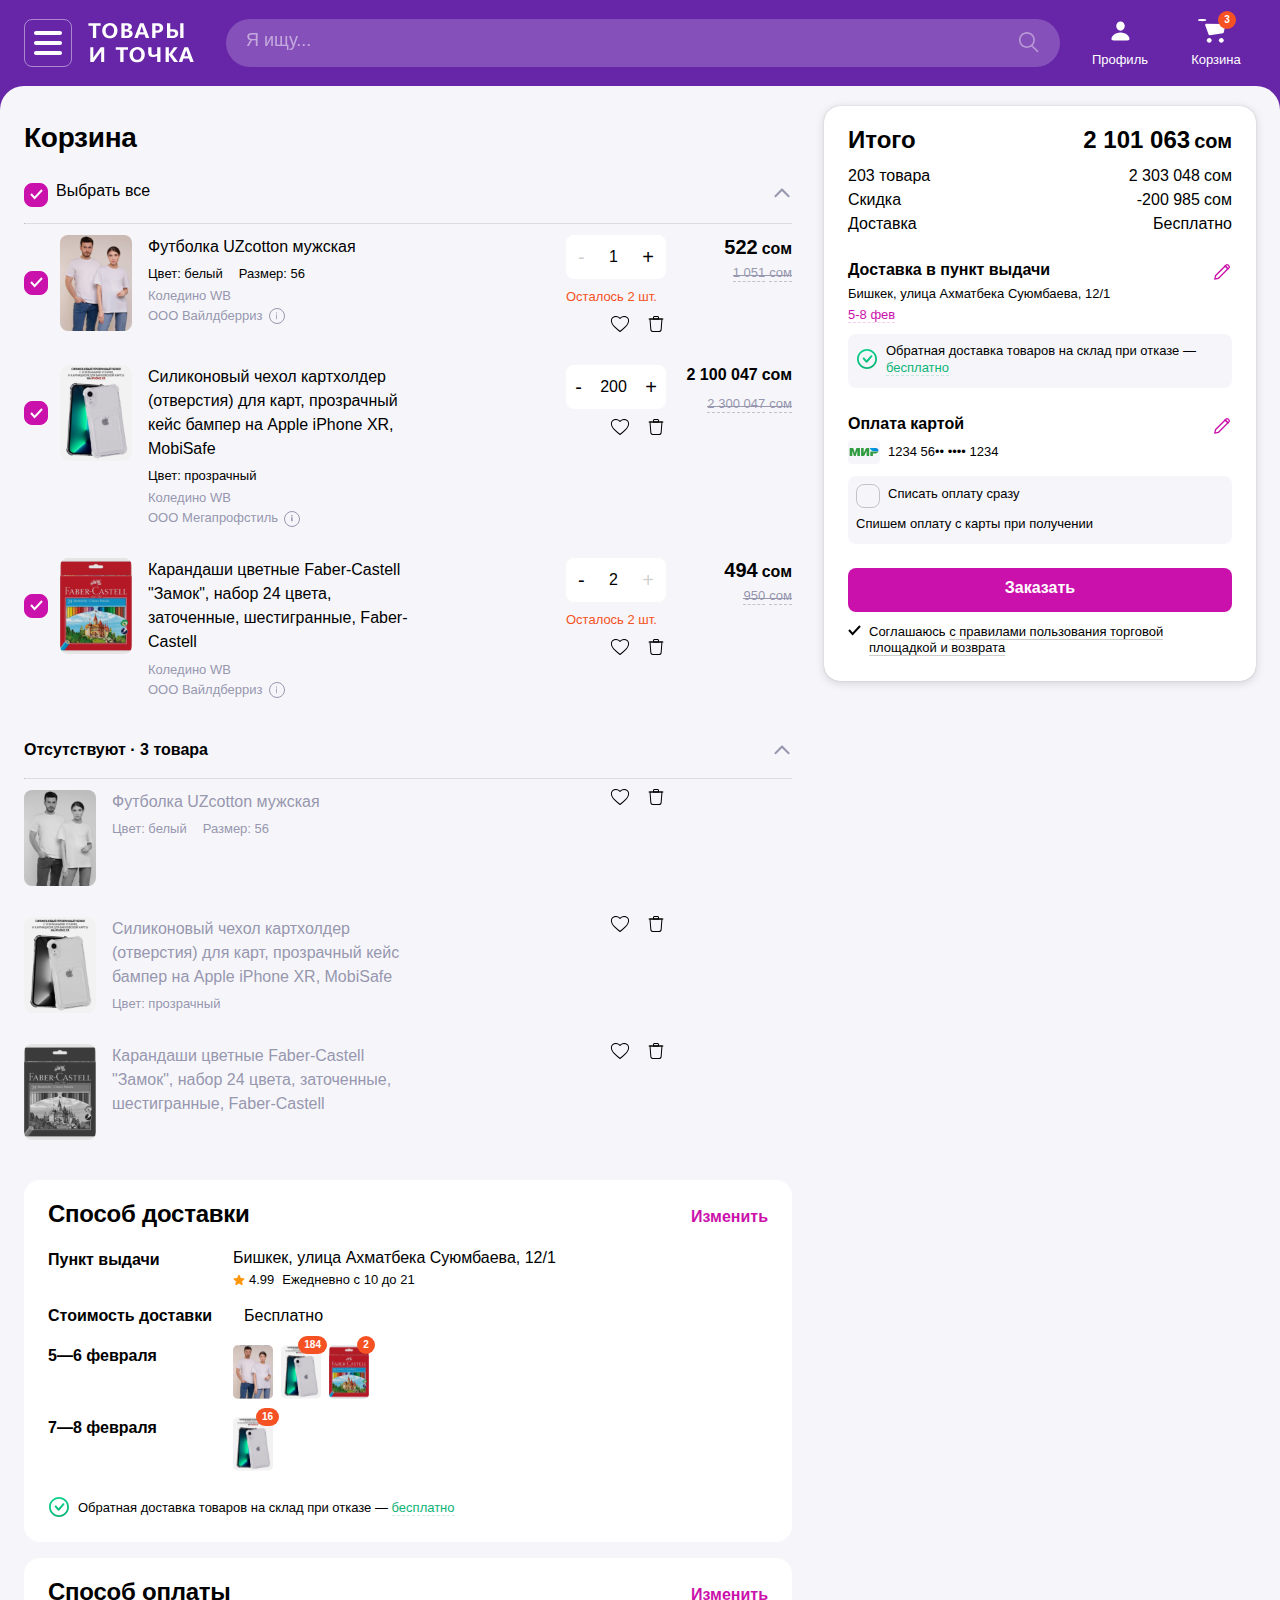
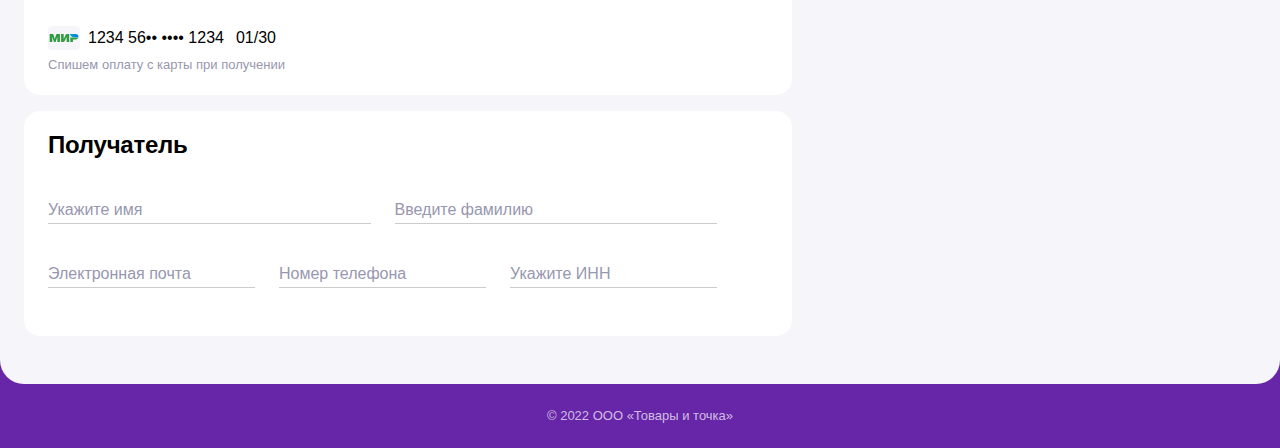
<file: index.html>
<!DOCTYPE html>
<html lang="ru">

<head>
    <meta charset="utf-8">
    <link rel="stylesheet" href="style.css">
    <link rel="stylesheet" href="mobile-style.css">
    <title>Страница корзины</title>
</head>

<body>
    <header>
        <div class="header__container">
            <div class="catalog">
                <div class="burger-border">
                    <img src="icons\burger.svg" class="burger" alt="catalog menu">
                </div>
                <img src="icons\burger-mob.svg" class="burger-mob" alt="catalog menu">
                <img src="icons\logo.svg" class="logo" alt="logo">
                <img src="icons\logo-mob.svg" class="logo-mob" alt="logo">
            </div>

            <div class="search">
                <input type="text" class="search-form__text" placeholder="Я ищу..." />
                <button class="search-form__button"></button>
            </div>
            <button class="search-form__button search-form__button-mob"></button>

            <div class="menu">
                <div class="profile">
                    <div class="menu__icon-container profile__icon-container">
                        <img src="icons\profile.svg" class="menu__icon profile__icon" alt="profile icon">
                    </div>

                    <p class="menu__text">Профиль</p>
                </div>

                <div class="cart">
                    <div class="menu__icon-container cart__icon-container">
                        <img src="icons\cart.svg" class="menu__icon cart__icon" alt="cart icon">
                    </div>

                    <p class="menu__text">Корзина</p>
                </div>
            </div>
        </div>
    </header>

    <main>
        <div class="main__container">
            <div class="cart-content">
                <h1 class="header1">Корзина</h1>

                <div class="cart-content__products-info">
                    <div class="products-info__in-stock">
                        <div class="in-stock__first-line">
                            <div class="in-stock__checkbox-all">
                                <input type="checkbox" id="all" name="all" value="all" checked>
                                <label for="all" class="all__text">
                                    <p class="checkbox__text">Выбрать все</p>
                                </label>
                            </div>

                            <button class="in-stock__button actual__products__button"></button>
                        </div>
                        <hr class="hr-desktop">
                        <div class="in-stock__products">
                            <!--
                            <div class="product-info">
                                <div class="product-info__icon__container">
                                    <div class="product-info__icon">
                                        <input type="checkbox" id="product1" name="product" value="product1">
                                        <img src="icons\photo.svg" class="product-info__img" alt="product photo">
                                    </div>
                                </div>


                                <div class="product-item">
                                    <p class="product-item__name">Футболка UZcotton мужская</p>

                                    <div class="product-item__characteristics">
                                        <p class="characteristic">Цвет: белый</p>
                                        <p class="characteristic">Размер: 56</p>
                                    </div>

                                    <div class="product-item__storage-info">
                                        <p class="storage-info__name">Коледино WB</p>
                                        <div class="provider">
                                            <p class="storage-info__name">ООО Вайлберриз</p>
                                            <div class="storage-info__icon__container">
                                                <img src="icons/i.svg" class="storage-info__icon" alt="info">
                                            </div>
                                        </div>
                                    </div>
                                </div>
                            </div>
                            <div class="product-order">
                                <div class="product-sum">
                                    <div class="product-sum__counter">
                                        <button class="counter__button counter__minus">-</button>
                                        <span class="counter__text">1</span>
                                        <button class="counter__button counter__plus">+</button>
                                    </div>

                                    <p class="product-sum__text">Осталось 2 шт.</p>

                                    <div class="product-sum__icons">
                                        <button class="product__button favourite__button"></button>
                                        <button class="product__button delete__button"></button>
                                    </div>
                                </div>

                                <div class="product__price">
                                    <div class="price__actual">
                                        <p class="actual__text">522</p>
                                        <p class="actual__text actual__text__val">сом</p>
                                    </div>

                                    <div class="price__old__container">
                                        <hr class="old__line">
                                        <div class="price__old">
                                            <p class="old__text">1051</p>
                                            <p class="old__text">сом</p>
                                        </div>
                                    </div>
                                </div>
                            </div>

                        </div> -->
                        </div>
                    </div>

                    <div class="products-info__absent">
                        <div class="absent__first-line">
                            <div class="absent__header">
                                <p class="absent__header__text">Отсутствуют ·&nbsp</p>
                                <p class="absent__header__text absent__header__sum">3&nbsp</p>
                                <p class="absent__header__text">товара</p>
                            </div>

                            <button class="in-stock__button absent__products__button"></button>
                        </div>
                        <hr>
                        <div class="products products__absent">
                            <!-- <div class="product absent__product">
                            <div class="product-info">
                                <div class="product-info__icon">
                                    <img src="icons\photo.svg" class="product-info__img absent__img"
                                        alt="product photo">
                                </div>

                                <div class="product-item">
                                    <p class="product-item__name absent__text">Футболка UZcotton мужская</p>

                                    <div class="product-item__characteristics">
                                        <p class="characteristic absent__text">Цвет: белый</p>
                                        <p class="characteristic absent__text">Размер: 56</p>
                                    </div>
                                </div>
                            </div>
                            <div class="absent__product-order">
                                <div class="product-sum__icons">
                                    <button class="product__button favourite__button"></button>
                                    <button class="product__button delete__button"></button>
                                </div>
                            </div>
                        </div> -->
                        </div>
                    </div>

                    <div class="products-info__order-info">
                        <div class="order-info__delivery-info">
                            <div class="delivery-info__delivery-way">
                                <div class="order-info__header">
                                    <h2 class="order-info__header__text">Способ доставки</h2>
                                    <button class="order-info__button change__point__button">Изменить</button>
                                </div>

                                <div class="delivery-way__info">
                                    <div class="delivery-way__info__item">
                                        <p class="delivery-way__info__item__header">Пункт выдачи</p>
                                        <div class="delivery-way__subitem delivery-way__point">
                                            <p class="delivery-way__info__item__text point-info__data__text__change">
                                                Бишкек, улица Ахматбека Суюмбаева,
                                                12/1</p>
                                            <div class="delivery-way__rating-container point__rating__container">
                                                <div class="rating">
                                                    <img src="icons/rating.svg" alt="rating star">
                                                    <p class="delivery-way__info__item__subtext point__rating">4.99</p>
                                                </div>
                                                <p class="delivery-way__info__item__subtext">Ежедневно с 10 до 21</p>
                                            </div>
                                        </div>
                                    </div>

                                    <div class="delivery-way__info__item">
                                        <p class="delivery-way__info__item__header">Стоимость доставки</p>
                                        <p class="delivery-way__info__item__text delivery-way__subitem">Бесплатно</p>
                                    </div>

                                    <div class="delivery-way__info__item delivery-way__info__item__check">
                                        <p class="delivery-way__info__item__header">5—6 февраля</p>
                                        <div class="delivery-way__info__item__images delivery-way__subitem">
                                            <div class="delivery-way__info__item__image__container"
                                                id="imageContainer1">
                                                <img src="icons/photo.svg" class="delivery-way__info__item__image"
                                                    id="product-image1" alt="product photo">
                                            </div>

                                            <div class="delivery-way__info__item__image__container"
                                                id="imageContainer2">
                                                <img src="icons/photo2.svg" class="delivery-way__info__item__image"
                                                    id="product-image2" alt="product photo">
                                            </div>

                                            <div class="delivery-way__info__item__image__container"
                                                id="imageContainer3">
                                                <img src="icons/photo3.svg" class="delivery-way__info__item__image"
                                                    id="product-image3" alt="product photo">
                                            </div>
                                        </div>
                                    </div>

                                    <div
                                        class="delivery-way__info__item delivery-way__info__item__check delivery-way__info__item__dot">
                                        <p class="delivery-way__info__item__header">7—8 февраля</p>
                                        <div class="delivery-way__info__item__images delivery-way__subitem">
                                            <div class="delivery-way__info__item__image__container"
                                                id="imageContainer2">
                                                <img src="icons/photo2.svg" class="delivery-way__info__item__image"
                                                    id="product-image4" alt="product photo">
                                            </div>
                                        </div>
                                    </div>
                                </div>
                            </div>

                            <div class="delivery-info__denial-info">
                                <img src="icons\check-shipping.svg" class="denial-info__icon" alt="denial info icon">
                                <div class="denial-info__text__container">
                                    <p class="denial-info__text">Обратная доставка товаров на склад при отказе — </p>
                                    <span class="denial-info__text coloured">бесплатно</span>
                                    <p class="denial-info__text__window">Если товары вам не подойдут, мы вернем их
                                        обратно на
                                        склад — это бесплатно</p>
                                </div>
                            </div>
                        </div>

                        <div class="order-info__payment-info">
                            <div class="order-info__header">
                                <h2 class="order-info__header__text">Способ оплаты</h2>
                                <button class="order-info__button change__card__button">Изменить</button>
                            </div>

                            <div class="payment-info__card-info">
                                <div class="card-info__container">
                                    <div class="card-info__icon__container">
                                        <img src="icons\mir.svg" class="card-info__icon card-info__icon__change"
                                            alt="card icon">
                                    </div>

                                    <div class="card-info__data">
                                        <p class="card-info__data__text card-info__data__text__change">1234 56•• ••••
                                            1234</p>
                                        <p class="card-info__data__text">01/30</p>
                                    </div>
                                </div>

                                <p class="card-info__text">Спишем оплату с карты при получении</p>
                            </div>
                        </div>

                        <div class="order-info__receiver-info">
                            <h2 class="order-info__header__text">Получатель</h2>
                            <div class="receiver-info__forms">
                                <div class="form__container forms__name">
                                    <div class="receiver-info__form__container">
                                        <input type="text" class="receiver-info__form form__name" id="first-name"
                                            name="first-name" placeholder="Укажите имя">
                                        <label for="first-name" class="receiver-info__label">Имя</label>
                                    </div>

                                    <div class="receiver-info__form__container">
                                        <input type="text" class="receiver-info__form form__name" id="last-name"
                                            name="last-name" placeholder="Введите фамилию">
                                        <label for="last-name" class="receiver-info__label">Фамилия</label>
                                    </div>
                                </div>

                                <div class="form__container forms__etc">
                                    <div class="receiver-info__form__container">
                                        <input type="email" class="receiver-info__form" id="email" name="email"
                                            placeholder="Электронная почта">

                                        <div class="label__error__container">
                                            <label for="email"
                                                class="receiver-info__label receiver-info__label__error">Проверьте адрес
                                                почты</label>
                                        </div>

                                        <label for="email" class="receiver-info__label">Электронная почта</label>
                                    </div>

                                    <div class="receiver-info__form__container">
                                        <input type="tel" class="receiver-info__form" id="phone-number"
                                            name="phone-number" placeholder="Номер телефона">

                                        <div class="label__error__container">
                                            <label for="phone-number"
                                                class="receiver-info__label receiver-info__label__error">Формат: +9 999
                                                999
                                                99 99</label>
                                        </div>

                                        <label for="phone-number" class="receiver-info__label">Телефон</label>
                                    </div>
                                    <div class="receiver-info__form__container">
                                        <!-- <div class="receiver-info__text__container">
                                        <label for="inn" class="receiver-info__text">Для таможенного оформления</label>
                                    </div> -->
                                        <input type="text" class="receiver-info__form" id="inn" name="inn"
                                            placeholder="Укажите ИНН">
                                        <div class="label__error__container">
                                            <label for="inn"
                                                class="receiver-info__label receiver-info__label__error">Проверьте
                                                ИНН</label>
                                        </div>

                                        <label for="inn" class="receiver-info__label">ИНН для таможни</label>
                                    </div>

                                </div>
                            </div>
                        </div>
                    </div>
                </div>
            </div>

            <div class="cart-total">
                <div class="cart-total__cost">
                    <div class="cost__header">
                        <h2 class="cost__header__text">Итого</h2>
                        <div class="cost__header__container">
                            <h2 class="cost__header__text cost__header__price">2 101 063</h2>
                            <h2 class="cost__header__text cost__header__val">сом</h2>
                        </div>
                    </div>

                    <div class="cost__items">
                        <div class="cost__item">
                            <p class="cost__item__text">203 товара</p>

                            <div class="cost__item__price__container">
                                <p class="cost__item__text cost__item__total__price">2 303 048</p>
                                <p class="cost__item__text">сом</p>
                            </div>
                        </div>

                        <div class="cost__item">
                            <p class="cost__item__text">Скидка</p>

                            <div class="cost__item__price__container">
                                <div class="cost__item__discount">
                                    <p class="cost__item__text">-</p>
                                    <p class="cost__item__text cost__item__discount__price">200 985</p>
                                </div>

                                <p class="cost__item__text">сом</p>
                            </div>
                        </div>

                        <div class="cost__item">
                            <p class="cost__item__text">Доставка</p>
                            <p class="cost__item__text">Бесплатно</p>
                        </div>
                    </div>
                </div>

                <div class="cart-total__items">
                    <div class="cart-total__item">
                        <div class="cart-total__header">
                            <h3 class="cart-total__header__text">Доставка в пункт выдачи</h3>
                            <button class="cart-total__change__button change__point__button"></button>
                        </div>

                        <p class="cart-total__text point-info__data__text__change">Бишкек, улица Ахматбека Суюмбаева,
                            12/1</p>
                        <div class="point__info__date">
                            <p class="cart-total__text cart-total__text__date">5-8 фев</p>
                        </div>
                    </div>

                    <div class="delivery-info__denial-info cart-total__denial-info">
                        <img src="icons\check-shipping.svg" class="denial-info__icon" alt="denial info icon">
                        <div class="denial-info__text__container">
                            <p class="denial-info__text">Обратная доставка товаров на склад при отказе — </p>
                            <span class="denial-info__text coloured">бесплатно</span>
                            <p class="denial-info__text__window cart-total__denial-info__text__window">Если товары вам
                                не подойдут, мы вернем их обратно на
                                склад — это бесплатно</p>
                        </div>
                    </div>
                </div>

                <div class="cart-total__items">
                    <div class="cart-total__item">
                        <div class="cart-total__header">
                            <h2 class="cart-total__header__text">Оплата картой</h2>
                            <button class="cart-total__change__button change__card__button"></button>
                        </div>

                        <div class="card-info__container">
                            <div class="card-info__icon__container">
                                <img src="icons\mir.svg" class="card-info__icon card-info__icon__change"
                                    alt="card icon">
                            </div>

                            <div class="card-info__data">
                                <p
                                    class="card-info__data__text card-info__data__text__change card-info__data__text__smaller">
                                    1234 56•• •••• 1234</p>
                            </div>
                        </div>
                    </div>

                    <div class="cart-total__add">
                        <div class="cart-total__checkbox">
                            <input type="checkbox" id="add__checkbox" name="add__checkbox" value="add__checkbox">
                            <label for="add__checkbox">
                                <p class="cart-total__text cart-total__subtext">Списать оплату сразу</p>
                            </label>
                        </div>

                        <p class="cart-total__text cart-total__checkbox__text">Спишем оплату с карты при получении</p>
                    </div>
                </div>

                <div class="cart-total__button-info">
                    <button class="cart-total__button">Заказать</button>

                    <div class="cart-total__button-check">
                        <img src="icons\check.svg" class="button-check__icon" alt="rules check icon">
                        <p class="button-checkbox__text">Соглашаюсь <span
                                class="button-checkbox__text button-check__text__underline">с правилами
                                пользования торговой площадкой и возврата</span>
                        </p>
                    </div>
                </div>
            </div>
        </div>
    </main>

    <footer>
        <p class="footer-text">© 2022 OOO «Товары и точка»</p>
    </footer>

    <div class="mob__bar">
        <div class="icon-bar__container">
            <img src="icons/home-bar.svg" clas="icon-bar" alt="home">
        </div>
        <div class="icon-bar__container">
            <img src="icons/catalog-bar.svg" clas="icon-bar" alt="catalog">
        </div>
        <div class="icon-bar__container">
            <img src="icons/cart-bar.svg" clas="icon-bar" alt="cart">
            <div class="dot__container dot__container__cart">
                <p class="dot">3</p>
            </div>
        </div>
        <div class="icon-bar__container">
            <img src="icons/favorites-bar.svg" clas="icon-bar" alt="favorites">
        </div>
        <div class="icon-bar__container">
            <img src="icons/profile-bar.svg" clas="icon-bar" alt="profile">
        </div>
    </div>

    <div class="windows__container card__container">
        <div class="window card__window">
            <div class="window__header card__header">
                <h3 class="window__header__name">Способ оплаты</h3>
                <button class="close__button"></button>
            </div>

            <div class="window__radio__container card__radio__container">
                <!-- <div class="card__radio__item">
                    <input type="radio" class="radio__card" id="card1" name="card" />
                    <label for="card1" class="card__radio__label">
                        <div class="card-info__container">
                            <div class="card-info__icon__container">
                                <img src="icons\mir.svg" class="card-info__icon" alt="card icon">
                            </div>

                            <div class="card-info__data">
                                <p class="card-info__data__text">1234 56•• •••• 1234</p>
                            </div>
                        </div>
                    </label>
                </div> -->
            </div>

            <button class="choose__button">Выбрать</button>
        </div>
    </div>

    <div class="windows__container point__container">
        <div class="window point-window">
            <div class="window__header">
                <h3 class="window__header__name">Способ доставки</h3>
                <button class="close__button"></button>
            </div>

            <div class="point__change-way">
                <button class="change-way__button point__button choosed">В пункт выдачи</button>
                <button class="change-way__button address__button">Курьером</button>
            </div>

            <p class="address_header">Мои адреса</p>

            <div class="window__radio__container point__radio__container">
                <!-- <div class="window__radio__item__container">
                    <div class="window__radio__item">
                        <input type="radio" class="radio__window" id="point1" name="point" />
                        <label for="point1" class="window__radio__label">
                            <div class="delivery-way__subitem delivery-way__point window__point__label">
                                <p class="delivery-way__info__item__text point__radio__text">г. Бишкек, микрорайон Джал,
                                    улица
                                    Ахунбаева
                                    Исы,
                                    д. 67/1</p>
                                <div class="delivery-way__rating-container">
                                    <div class="rating">
                                        <img src="icons/rating.svg" alt="rating star">
                                        <p class="delivery-way__info__item__subtext">4.99</p>
                                    </div>
                                    <p class="delivery-way__info__item__subtext point__rating__subtext">Пункт выдачи</p>
                                </div>
                            </div>
                        </label>
                    </div>
                    <button class="product__button delete__button window__delete__button"></button>
                </div> -->
            </div>

            <div class="window__radio__container address__radio__container">
                <!-- <div class="window__radio__item__container">
                    <div class="window__radio__item">
                        <input type="radio" class="radio__window" id="address1" name="address" />
                        <label for="address1" class="window__radio__label">
                            <p class="address__radio__text">Бишкек, улица Табышалиева, 57</p>
                        </label>
                    </div>
                    <button class="product__button delete__button window__delete__button"></button>
                </div> -->
            </div>

            <button class="choose__button">Выбрать</button>
        </div>
    </div>
    <script src="index.js"></script>
</body>
</file>
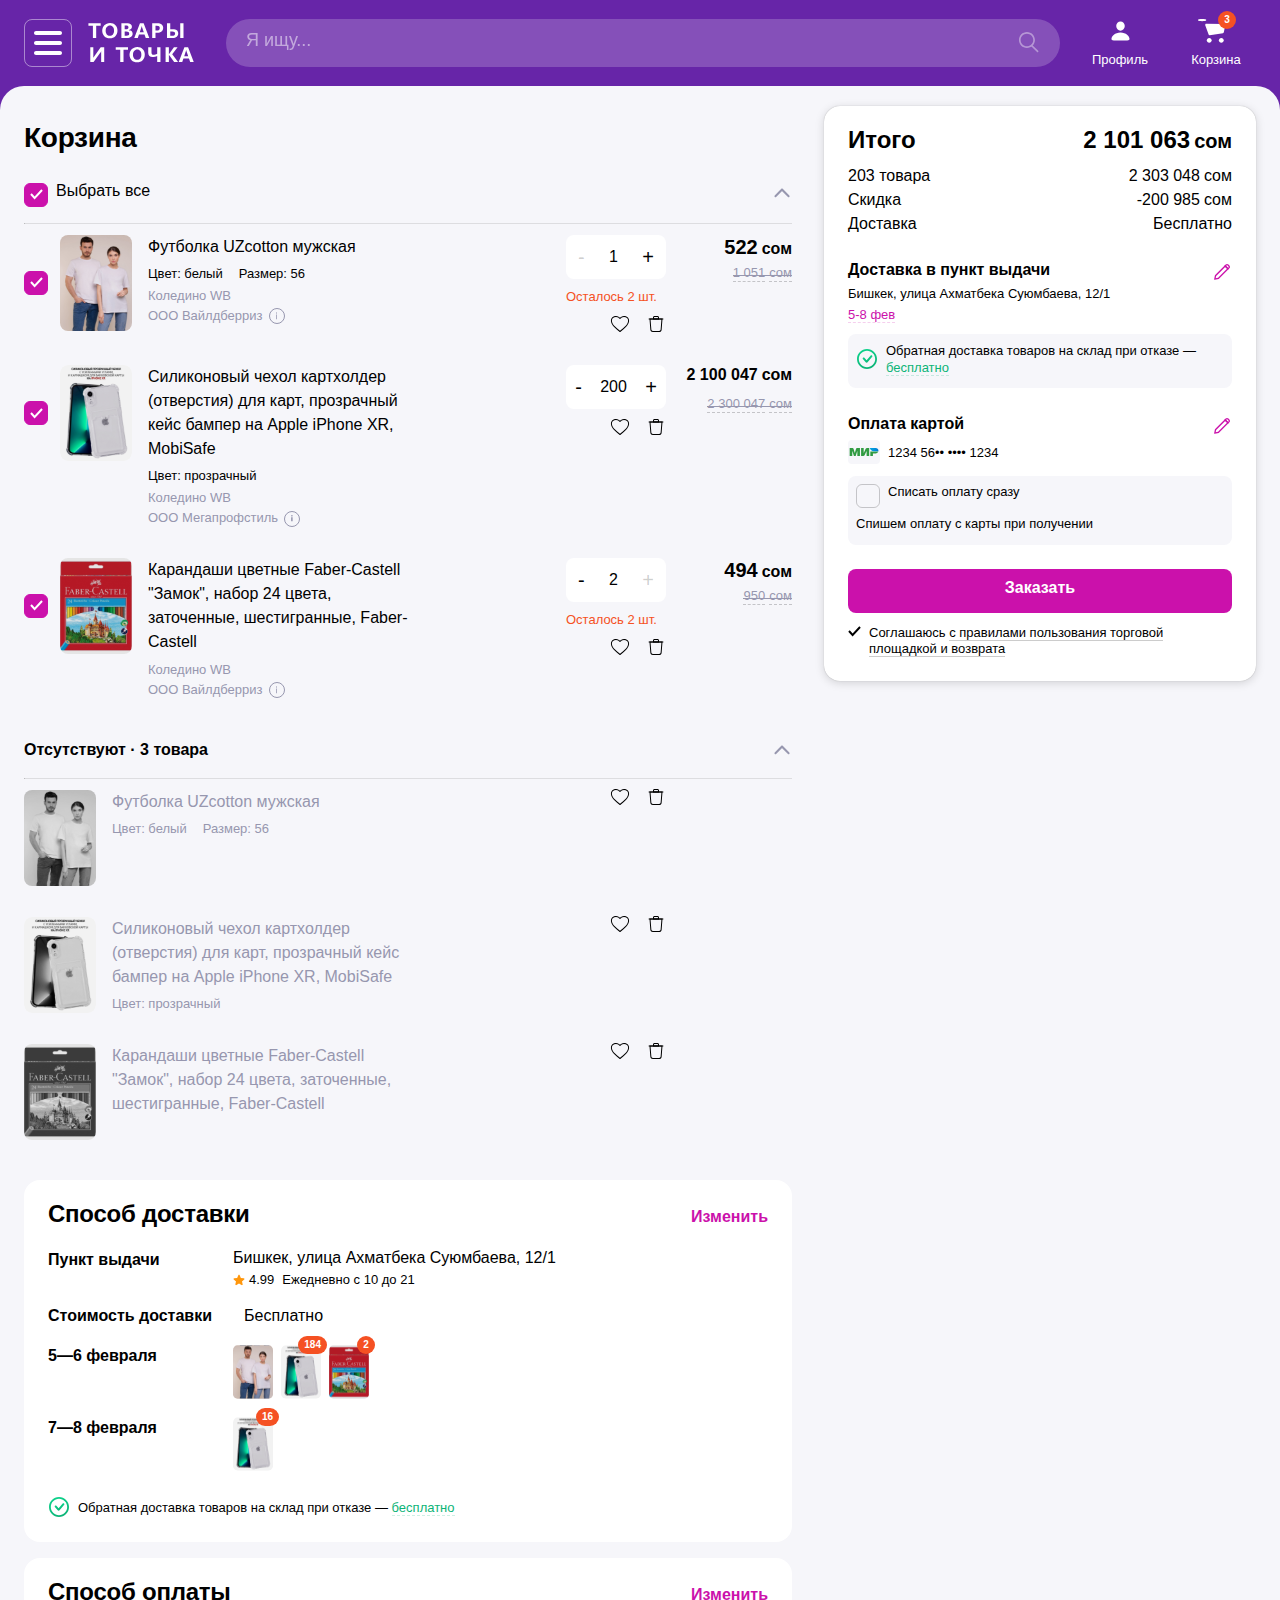
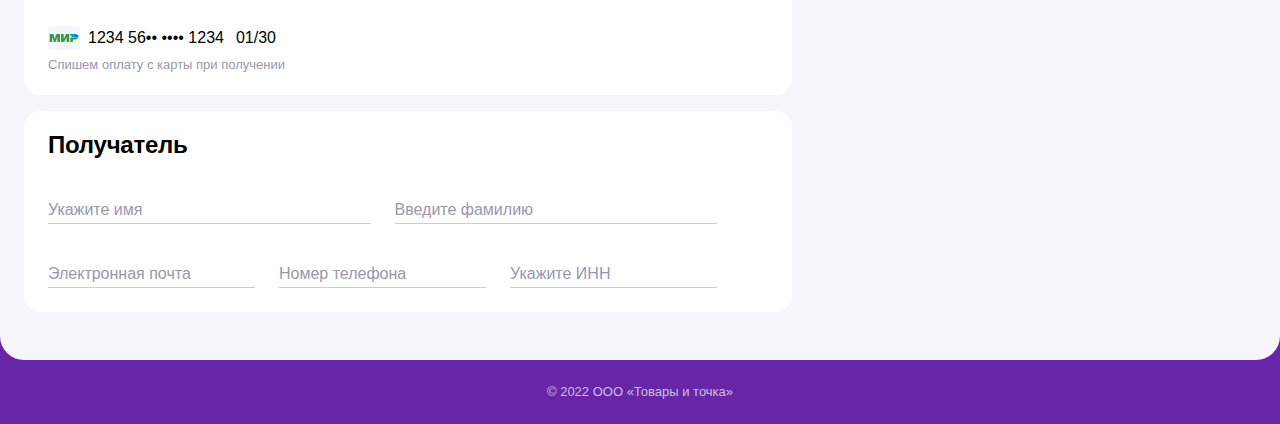
<file: L0/cart.html>
<!DOCTYPE html>
<html lang="ru">

<head>
    <meta charset="utf-8">
    <link rel="stylesheet" href="cart.css">
    <title>Страница корзины</title>
</head>

<body>
    <header>
        <div class="header__container">
            <div class="catalog">
                <div class="burger-border">
                    <img src="icons\burger.svg" class="burger" alt="catalog menu">
                </div>
                <img src="icons\logo.svg" class="logo" alt="logo">
            </div>

            <div class="search">
                <input type="text" class="search-form__text" placeholder="Я ищу..." />
                <button class="search-form__button"></button>
            </div>

            <div class="menu">
                <div class="profile">
                    <div class="menu__icon-container profile__icon-container">
                        <img src="icons\profile.svg" class="menu__icon profile__icon" alt="profile icon">
                    </div>

                    <p class="menu__text">Профиль</p>
                </div>

                <div class="cart">
                    <div class="menu__icon-container cart__icon-container">
                        <img src="icons\cart.svg" class="menu__icon cart__icon" alt="cart icon">
                    </div>

                    <p class="menu__text">Корзина</p>
                </div>
            </div>
        </div>
    </header>

    <main>
        <div class="main__container">
            <div class="cart-content">
                <h1 class="header1">Корзина</h1>

                <div class="cart-content__products-info">
                    <div class="products-info__in-stock">
                        <div class="in-stock__first-line">
                            <div class="in-stock__checkbox-all">
                                <input type="checkbox" id="all" name="all" value="all" checked>
                                <label for="all" class="all__text">
                                    <p class="checkbox__text">Выбрать все</p>
                                </label>
                            </div>

                            <button class="in-stock__button actual__products__button"></button>
                        </div>
                        <hr>
                        <div class="in-stock__products">
                            <!--
                            <div class="product-info">
                                <div class="product-info__icon__container">
                                    <div class="product-info__icon">
                                        <input type="checkbox" id="product1" name="product" value="product1">
                                        <img src="icons\photo.svg" class="product-info__img" alt="product photo">
                                    </div>
                                </div>


                                <div class="product-item">
                                    <p class="product-item__name">Футболка UZcotton мужская</p>

                                    <div class="product-item__characteristics">
                                        <p class="characteristic">Цвет: белый</p>
                                        <p class="characteristic">Размер: 56</p>
                                    </div>

                                    <div class="product-item__storage-info">
                                        <p class="storage-info__name">Коледино WB</p>
                                        <div class="provider">
                                            <p class="storage-info__name">ООО Вайлберриз</p>
                                            <div class="storage-info__icon__container">
                                                <img src="icons/i.svg" class="storage-info__icon" alt="info">
                                            </div>
                                        </div>
                                    </div>
                                </div>
                            </div>
                            <div class="product-order">
                                <div class="product-sum">
                                    <div class="product-sum__counter">
                                        <button class="counter__button counter__minus">-</button>
                                        <span class="counter__text">1</span>
                                        <button class="counter__button counter__plus">+</button>
                                    </div>

                                    <p class="product-sum__text">Осталось 2 шт.</p>

                                    <div class="product-sum__icons">
                                        <button class="product__button favourite__button"></button>
                                        <button class="product__button delete__button"></button>
                                    </div>
                                </div>

                                <div class="product__price">
                                    <div class="price__actual">
                                        <p class="actual__text">522</p>
                                        <p class="actual__text actual__text__val">сом</p>
                                    </div>

                                    <div class="price__old__container">
                                        <hr class="old__line">
                                        <div class="price__old">
                                            <p class="old__text">1051</p>
                                            <p class="old__text">сом</p>
                                        </div>
                                    </div>
                                </div>
                            </div>

                        </div> -->
                        </div>
                    </div>

                    <div class="products-info__absent">
                        <div class="absent__first-line">
                            <div class="absent__header">
                                <p class="absent__header__text">Отсутствуют ·&nbsp</p>
                                <p class="absent__header__text absent__header__sum">3&nbsp</p>
                                <p class="absent__header__text">товара</p>
                            </div>

                            <button class="in-stock__button absent__products__button"></button>
                        </div>
                        <hr>
                        <div class="products products__absent">
                            <!-- <div class="product absent__product">
                            <div class="product-info">
                                <div class="product-info__icon">
                                    <img src="icons\photo.svg" class="product-info__img absent__img"
                                        alt="product photo">
                                </div>

                                <div class="product-item">
                                    <p class="product-item__name absent__text">Футболка UZcotton мужская</p>

                                    <div class="product-item__characteristics">
                                        <p class="characteristic absent__text">Цвет: белый</p>
                                        <p class="characteristic absent__text">Размер: 56</p>
                                    </div>
                                </div>
                            </div>
                            <div class="absent__product-order">
                                <div class="product-sum__icons">
                                    <button class="product__button favourite__button"></button>
                                    <button class="product__button delete__button"></button>
                                </div>
                            </div>
                        </div> -->
                        </div>
                    </div>

                    <div class="products-info__order-info">
                        <div class="order-info__delivery-info">
                            <div class="delivery-info__delivery-way">
                                <div class="order-info__header">
                                    <h2 class="order-info__header__text">Способ доставки</h2>
                                    <button class="order-info__button change__point__button">Изменить</button>
                                </div>

                                <div class="delivery-way__info">
                                    <div class="delivery-way__info__item">
                                        <p class="delivery-way__info__item__header">Пункт выдачи</p>
                                        <div class="delivery-way__subitem delivery-way__point">
                                            <p class="delivery-way__info__item__text point-info__data__text__change">
                                                Бишкек, улица Ахматбека Суюмбаева,
                                                12/1</p>
                                            <div class="delivery-way__rating-container point__rating__container">
                                                <div class="rating">
                                                    <img src="icons/rating.svg" alt="rating star">
                                                    <p class="delivery-way__info__item__subtext point__rating">4.99</p>
                                                </div>
                                                <p class="delivery-way__info__item__subtext">Ежедневно с 10 до 21</p>
                                            </div>
                                        </div>
                                    </div>

                                    <div class="delivery-way__info__item">
                                        <p class="delivery-way__info__item__header">Стоимость доставки</p>
                                        <p class="delivery-way__info__item__text delivery-way__subitem">Бесплатно</p>
                                    </div>

                                    <div class="delivery-way__info__item delivery-way__info__item__check">
                                        <p class="delivery-way__info__item__header">5—6 февраля</p>
                                        <div class="delivery-way__info__item__images delivery-way__subitem">
                                            <div class="delivery-way__info__item__image__container"
                                                id="imageContainer1">
                                                <img src="icons/photo.svg" class="delivery-way__info__item__image"
                                                    id="product-image1" alt="product photo">
                                            </div>

                                            <div class="delivery-way__info__item__image__container"
                                                id="imageContainer2">
                                                <img src="icons/photo2.svg" class="delivery-way__info__item__image"
                                                    id="product-image2" alt="product photo">
                                            </div>

                                            <div class="delivery-way__info__item__image__container"
                                                id="imageContainer3">
                                                <img src="icons/photo3.svg" class="delivery-way__info__item__image"
                                                    id="product-image3" alt="product photo">
                                            </div>
                                        </div>
                                    </div>

                                    <div
                                        class="delivery-way__info__item delivery-way__info__item__check delivery-way__info__item__dot">
                                        <p class="delivery-way__info__item__header">7—8 февраля</p>
                                        <p class="delivery-way__info__item__images delivery-way__subitem">
                                        <div class="delivery-way__info__item__image__container" id="imageContainer2">
                                            <img src="icons/photo2.svg" class="delivery-way__info__item__image"
                                                id="product-image4" alt="product photo">
                                        </div>
                                        </p>
                                    </div>
                                </div>
                            </div>

                            <div class="delivery-info__denial-info">
                                <img src="icons\check-shipping.svg" class="denial-info__icon" alt="denial info icon">
                                <div class="denial-info__text__container">
                                    <p class="denial-info__text">Обратная доставка товаров на склад при отказе — </p>
                                    <span class="denial-info__text coloured">бесплатно</span>
                                    <p class="denial-info__text__window">Если товары вам не подойдут, мы вернем их
                                        обратно на
                                        склад — это бесплатно</p>
                                </div>
                            </div>
                        </div>

                        <div class="order-info__payment-info">
                            <div class="order-info__header">
                                <h2 class="order-info__header__text">Способ оплаты</h2>
                                <button class="order-info__button change__card__button">Изменить</button>
                            </div>

                            <div class="payment-info__card-info">
                                <div class="card-info__container">
                                    <div class="card-info__icon__container">
                                        <img src="icons\mir.svg" class="card-info__icon card-info__icon__change"
                                            alt="card icon">
                                    </div>

                                    <div class="card-info__data">
                                        <p class="card-info__data__text card-info__data__text__change">1234 56•• ••••
                                            1234</p>
                                        <p class="card-info__data__text">01/30</p>
                                    </div>
                                </div>

                                <p class="card-info__text">Спишем оплату с карты при получении</p>
                            </div>
                        </div>

                        <div class="order-info__receiver-info">
                            <h2 class="order-info__header__text">Получатель</h2>
                            <div class="receiver-info__forms">
                                <div class="form__container forms__name">
                                    <div class="receiver-info__form__container">
                                        <input type="text" class="receiver-info__form form__name" id="first-name"
                                            name="first-name" placeholder="Укажите имя">
                                        <label for="first-name" class="receiver-info__label">Имя</label>
                                    </div>

                                    <div class="receiver-info__form__container">
                                        <input type="text" class="receiver-info__form form__name" id="last-name"
                                            name="last-name" placeholder="Введите фамилию">
                                        <label for="last-name" class="receiver-info__label">Фамилия</label>
                                    </div>
                                </div>

                                <div class="form__container forms__etc">
                                    <div class="receiver-info__form__container">
                                        <input type="email" class="receiver-info__form" id="email" name="email"
                                            placeholder="Электронная почта">

                                        <div class="label__error__container">
                                            <label for="email"
                                                class="receiver-info__label receiver-info__label__error">Проверьте адрес
                                                почты</label>
                                        </div>

                                        <label for="email" class="receiver-info__label">Электронная почта</label>
                                    </div>

                                    <div class="receiver-info__form__container">
                                        <input type="tel" class="receiver-info__form" id="phone-number"
                                            name="phone-number" placeholder="Номер телефона">

                                        <div class="label__error__container">
                                            <label for="phone-number"
                                                class="receiver-info__label receiver-info__label__error">Формат: +9 999
                                                999
                                                99 99</label>
                                        </div>

                                        <label for="phone-number" class="receiver-info__label">Телефон</label>
                                    </div>
                                    <div class="receiver-info__form__container">
                                        <!-- <div class="receiver-info__text__container">
                                        <label for="inn" class="receiver-info__text">Для таможенного оформления</label>
                                    </div> -->
                                        <input type="text" class="receiver-info__form" id="inn" name="inn"
                                            placeholder="Укажите ИНН">
                                        <div class="label__error__container">
                                            <label for="inn"
                                                class="receiver-info__label receiver-info__label__error">Проверьте
                                                ИНН</label>
                                        </div>

                                        <label for="inn" class="receiver-info__label">ИНН для таможни</label>
                                    </div>

                                </div>
                            </div>
                        </div>
                    </div>
                </div>
            </div>

            <div class="cart-total">
                <div class="cart-total__cost">
                    <div class="cost__header">
                        <h2 class="cost__header__text">Итого</h2>
                        <div class="cost__header__container">
                            <h2 class="cost__header__text cost__header__price">2 101 063</h2>
                            <h2 class="cost__header__text cost__header__val">сом</h2>
                        </div>
                    </div>

                    <div class="cost__items">
                        <div class="cost__item">
                            <p class="cost__item__text">203 товара</p>

                            <div class="cost__item__price__container">
                                <p class="cost__item__text cost__item__total__price">2 303 048</p>
                                <p class="cost__item__text">сом</p>
                            </div>
                        </div>

                        <div class="cost__item">
                            <p class="cost__item__text">Скидка</p>

                            <div class="cost__item__price__container">
                                <div class="cost__item__discount">
                                    <p class="cost__item__text">-</p>
                                    <p class="cost__item__text cost__item__discount__price">200 985</p>
                                </div>

                                <p class="cost__item__text">сом</p>
                            </div>
                        </div>

                        <div class="cost__item">
                            <p class="cost__item__text">Доставка</p>
                            <p class="cost__item__text">Бесплатно</p>
                        </div>
                    </div>
                </div>

                <div class="cart-total__items">
                    <div class="cart-total__item">
                        <div class="cart-total__header">
                            <h3 class="cart-total__header__text">Доставка в пункт выдачи</h3>
                            <button class="cart-total__change__button change__point__button"></button>
                        </div>

                        <p class="cart-total__text point-info__data__text__change">Бишкек, улица Ахматбека Суюмбаева,
                            12/1</p>
                        <div class="point__info__date">
                            <p class="cart-total__text cart-total__text__date">5-8 фев</p>
                        </div>
                    </div>

                    <div class="delivery-info__denial-info cart-total__denial-info">
                        <img src="icons\check-shipping.svg" class="denial-info__icon" alt="denial info icon">
                        <div class="denial-info__text__container">
                            <p class="denial-info__text">Обратная доставка товаров на склад при отказе — </p>
                            <span class="denial-info__text coloured">бесплатно</span>
                            <p class="denial-info__text__window cart-total__denial-info__text__window">Если товары вам
                                не подойдут, мы вернем их обратно на
                                склад — это бесплатно</p>
                        </div>
                    </div>
                </div>

                <div class="cart-total__items">
                    <div class="cart-total__item">
                        <div class="cart-total__header">
                            <h2 class="cart-total__header__text">Оплата картой</h2>
                            <button class="cart-total__change__button change__card__button"></button>
                        </div>

                        <div class="card-info__container">
                            <div class="card-info__icon__container">
                                <img src="icons\mir.svg" class="card-info__icon card-info__icon__change"
                                    alt="card icon">
                            </div>

                            <div class="card-info__data">
                                <p
                                    class="card-info__data__text card-info__data__text__change card-info__data__text__smaller">
                                    1234 56•• •••• 1234</p>
                            </div>
                        </div>
                    </div>

                    <div class="cart-total__add">
                        <div class="cart-total__checkbox">
                            <input type="checkbox" id="add__checkbox" name="add__checkbox" value="add__checkbox">
                            <label for="add__checkbox">
                                <p class="cart-total__text">Списать оплату сразу</p>
                            </label>
                        </div>

                        <p class="cart-total__text cart-total__checkbox__text">Спишем оплату с карты при получении</p>
                    </div>
                </div>

                <div class="cart-total__button-info">
                    <button class="cart-total__button">Заказать</button>

                    <div class="cart-total__button-check">
                        <img src="icons\check.svg" class="button-check__icon" alt="rules check icon">
                        <p class="button-checkbox__text">Соглашаюсь <span
                                class="button-checkbox__text button-check__text__underline">с правилами
                                пользования торговой площадкой и возврата</span>
                        </p>
                    </div>
                </div>
            </div>
        </div>
    </main>

    <footer>
        <p class="footer-text">© 2022 OOO «Товары и точка»</p>
    </footer>

    <div class="windows__container card__container">
        <div class="window card__window">
            <div class="window__header card__header">
                <h3 class="window__header__name">Способ оплаты</h3>
                <button class="close__button"></button>
            </div>

            <div class="window__radio__container card__radio__container">
                <!-- <div class="card__radio__item">
                    <input type="radio" class="radio__card" id="card1" name="card" />
                    <label for="card1" class="card__radio__label">
                        <div class="card-info__container">
                            <div class="card-info__icon__container">
                                <img src="icons\mir.svg" class="card-info__icon" alt="card icon">
                            </div>

                            <div class="card-info__data">
                                <p class="card-info__data__text">1234 56•• •••• 1234</p>
                            </div>
                        </div>
                    </label>
                </div> -->
            </div>

            <button class="choose__button">Выбрать</button>
        </div>
    </div>

    <div class="windows__container point__container">
        <div class="window point-window">
            <div class="window__header">
                <h3 class="window__header__name">Способ доставки</h3>
                <button class="close__button"></button>
            </div>

            <div class="point__change-way">
                <button class="change-way__button point__button choosed">В пункт выдачи</button>
                <button class="change-way__button address__button">Курьером</button>
            </div>

            <p class="address_header">Мои адреса</p>

            <div class="window__radio__container point__radio__container">
                <!-- <div class="window__radio__item__container">
                    <div class="window__radio__item">
                        <input type="radio" class="radio__window" id="point1" name="point" />
                        <label for="point1" class="window__radio__label">
                            <div class="delivery-way__subitem delivery-way__point window__point__label">
                                <p class="delivery-way__info__item__text point__radio__text">г. Бишкек, микрорайон Джал,
                                    улица
                                    Ахунбаева
                                    Исы,
                                    д. 67/1</p>
                                <div class="delivery-way__rating-container">
                                    <div class="rating">
                                        <img src="icons/rating.svg" alt="rating star">
                                        <p class="delivery-way__info__item__subtext">4.99</p>
                                    </div>
                                    <p class="delivery-way__info__item__subtext point__rating__subtext">Пункт выдачи</p>
                                </div>
                            </div>
                        </label>
                    </div>
                    <button class="product__button delete__button window__delete__button"></button>
                </div> -->
            </div>

            <div class="window__radio__container address__radio__container">
                <!-- <div class="window__radio__item__container">
                    <div class="window__radio__item">
                        <input type="radio" class="radio__window" id="address1" name="address" />
                        <label for="address1" class="window__radio__label">
                            <p class="address__radio__text">Бишкек, улица Табышалиева, 57</p>
                        </label>
                    </div>
                    <button class="product__button delete__button window__delete__button"></button>
                </div> -->
            </div>

            <button class="choose__button">Выбрать</button>
        </div>
    </div>
    <script src="cart.js"></script>
</body>
</file>
<file: style.css>
:root {
    --main-bg-color: #6725A8;
    --second-bg-color: #f6f6fa;
    --smoky-bg-color: #F6F6FA;
    --smoky-dark-bg-color: #F0ECF4;
    --gray-text-color: #9797AF;
    --light-gray-text-color: #A0A0A4;
    --accent-color: #CB11AB;
    --invert-accent-color: #34ee54;
    --accent-color-button: rgba(203, 17, 171, 0.15);
    --sign-color: #F55123;
    --green-color: #0CB477;
    --disabled-color: rgba(0, 0, 0, 0.2);
    --rulers-green-color: rgba(12, 180, 119, 0.2);
    --rulers-magenta-color: rgba(203, 17, 171, 0.2);
    --rulers-color: rgba(0, 0, 0, 0.2);
    --hr-color: rgba(0, 0, 0, 0.1);
    --background-modal-color: rgba(0, 0, 0, 0.3);

    --text-h1-size: 28px;
    --text-h2-size: 24px;
    --text-h3-size: 20px;
    --text-main-size: 16px;
    --text-main-mob: 14px;
    --text-caption-size: 13px;
    --text-lead-size: 20px;

    --line-height-main-mob: 20px;

    --semibold-weight: 600;
    --bold-weight: 700;

    --shadow: 0 2px 10px rgba(0, 0, 0, 0.15), 0 0 1px rgba(0, 0, 0, 0.30);
}

* {
    box-sizing: border-box;
    font-family: 'Segoe UI', Tahoma, Verdana, sans-serif;
    font-size: var(--text-main-size);
    line-height: 1.5em;
    margin: 0;
    padding: 0;
}

body {
    background-color: var(--main-bg-color);
}

.mob__bar {
    display: none;
}

/*---input---*/
input:focus {
    outline: none;
}

input[type=checkbox] {
    position: absolute;
    opacity: 0;
    width: 0;
    height: 0;
}

input[type=checkbox]+label {
    display: inline-flex;
    flex-direction: row;
    align-items: flex-start;
    gap: 8px;
}

input[type=checkbox]+label::before {
    content: '';
    display: inline-block;
    width: 22px;
    height: 22px;
    border: 1px solid var(--rulers-color);
    border-radius: 8px;
    background-repeat: no-repeat;
    background-position: center center;
}

input[type=checkbox]:checked+label::before {
    background-color: var(--invert-accent-color);
    border: 1px solid var(--invert-accent-color);
    filter: invert(100%);
    background-image: url("icons/check.svg");
}

.checkbox__text {
    padding: 0;
    margin-bottom: 1px;
    line-height: 1em;
}

/*---radio---*/
.radio__window {
    width: 16px;
    height: 16px;
    border: 1px solid var(--rulers-color);
    margin-top: 10px;
    position: relative;
}

.radio__window:checked {
    background-color: var(--accent-color);
    border-radius: 100%;
    appearance: none;
    border: none;
}

.radio__window:checked::after {
    content: "";
    display: block;
    width: 6px;
    height: 6px;
    border-radius: 100%;
    background-color: white;
    position: absolute;
    top: 50%;
    left: 50%;
    transform: translate(-50%, -50%);
}

hr {
    border-top: 1px solid var(--hr-color);
    border-bottom: 0;
    border-right: 0;
}

/* ---header--- */
header {
    justify-content: center;
}

.header__container {
    display: flex;
    justify-content: space-between;
    align-items: center;
    align-self: stretch;
    margin: 16px 16px 16px 0;
    min-width: 1024px;
    max-width: 1400px;
}

header * {
    display: flex;
    color: white;
}

.catalog {
    gap: 16px;
    margin-left: 24px;
}

.logo-mob {
    display: none;
}

.burger-border {
    width: 48px;
    height: 48px;
    border: 1px solid rgba(255, 255, 255, 0.45);
    border-radius: 8px;
    justify-content: center;
    align-items: center;
}

.burger {
    width: 28px;
    height: 24px;
}

.burger-mob {
    display: none;
}

/* search-form */
.search {
    margin: 0 32px;
    padding: 0 20px;
    width: 100%;
    height: 48px;
    background-color: rgba(255, 255, 255, 0.2);
    border: 0px solid rgba(255, 255, 255, 0.2);
    border-radius: 36px;
    justify-content: space-between;
    align-items: center;

}

.search-form__text {
    font-size: 18px;
    height: 48px;
    width: 100%;
    padding: 10px 0 14px 0;
    border: 0px solid white;
    background-color: rgba(255, 255, 255, 0);

}

.search-form__text::placeholder {
    color: white;
    opacity: 0.5;
    line-height: 24px;
}

.search-form__button {
    height: 24px;
    width: 24px;
    border: 0px solid white;
    opacity: 0.4;
    background: url(icons/search.svg) no-repeat center center;
}

.search-form__button-mob {
    display: none;
}

/* menu */
.menu {
    gap: 40px;
    padding-right: 20px;
}

.menu>* {
    flex-direction: column;
    align-items: center;
}

.profile,
.cart {
    gap: 5px;
}

.cart {
    position: relative;
}

.menu__text {
    font-size: 13px;
    margin: 0;
}

.menu__icon {
    width: 28px;
    height: 28px;
}

.menu__icon-container {
    width: 28px;
    height: 28px;
}

.profile__icon-container {
    margin: 1px 13px 0 15px;
}

.profile__icon {
    width: 19px;
    height: 20px;
    margin: 4px 4.5px;
}

.cart__icon-container {
    margin: 1px 18px 0 10px;
}

/* ---main--- */
main {
    flex-direction: row;
    justify-content: center;
    border-radius: 24px;
    min-width: 1024px;
    background-color: var(--smoky-bg-color);
    padding: 0 24px 48px;
}

main * {
    display: flex;
    flex-direction: column;

}

.main__container {
    flex-direction: row;
    display: flex;
    justify-content: space-between;
    gap: 32px;
    max-width: 1400px;
}

/* cart-content */
.cart-content {
    flex-direction: column;
    flex: 2 2 640px;
}


.header1 {
    margin: 34px 0 27px;
    font-size: var(--text-h1-size);
    line-height: 36px;
    letter-spacing: -0.28px;
}

.in-stock__first-line {
    flex-direction: row;
    justify-content: space-between;
    margin-bottom: 16px;

}

.in-stock__checkbox-all {
    flex-direction: row;
    align-items: center;
}

#all {
    margin-right: 11px;
    width: 22px;
    height: 22px;
}

.in-stock__button {
    width: 20px;
    height: 20px;
    border: 0px solid white;
    background: url(icons/turn.svg) no-repeat center center;
}

/* product */
.product {
    justify-content: space-between;
}

.hr-mob {
    display: none;
}

.product__container {
    flex-direction: row;
    justify-content: space-between;
}

.product__container>* {
    flex-direction: row;
}

.product-info {
    position: relative;
    flex-direction: row;
    ;
    align-items: flex-start;
    gap: 16px;
    margin-top: 11px;
    max-width: 397px;
}

.product-info__icon {
    flex-direction: row;
    align-items: center;
    gap: 12px;
}

.product-item {
    gap: 8px;
}

.product-item__characteristics {
    flex-direction: row;
    gap: 16px;
}

.characteristic {
    font-size: var(--text-caption-size);
    line-height: 1em;
}

.size-mob__container {
    display: none;
}

/* in-stock__products */
.in-stock__products {
    gap: 20px;
}

.provider {
    position: relative;
    flex-direction: row;
    align-items: baseline;
    gap: 6px;
}

.product-item__storage-info {
    gap: 4px;
}

.product-item__storage-info * {
    font-size: var(--text-caption-size);
    color: var(--gray-text-color);
}

/*---provider-subwindow---*/
.provider__subwindow {
    position: absolute;
    display: none;
    z-index: 2;
    top: 24px;
    left: 4px;
    width: 280px;
    height: 104px;
    background-color: white;
    border-radius: 8px;
    box-shadow: 0px 0px 1px var(--background-modal-color), 0px 2px 10px rgba(0, 0, 0, 0.15);
    padding: 11px 16px 13px;
    gap: 8px;
}

.provider__subwindow__subtext {
    font-size: var(--text-caption-size);
    line-height: 16px;
    color: black;
}

.provider__subwindow__subtext__header {
    font-weight: var(--bold-weight);
    text-transform: uppercase;
}

.storage-info__icon__container {
    width: 16px;
    height: 16px;
    border: 1px solid var(--gray-text-color);
    border-radius: 8px;
    align-items: center;
    justify-content: center;
}

.storage-info__icon__container:hover~.provider__subwindow {
    display: flex;
}

.storage-info__name {
    line-height: 1.25em;
}

.storage-info__icon {
    width: 1.78px;
    height: 7.38px;
}

.product-order {
    position: relative;
    gap: 16px;
    margin-top: 11px;
}

/*---product-order-subwindow---*/
.product-order__subwindow {
    display: none;
    position: absolute;
    z-index: 2;
    right: -9px;
    top: 52px;
    width: 240px;
    height: 64px;
    padding: 11px 16px 13px;
    border-radius: 8px;
    background-color: white;
    box-shadow: 0px 0px 1px var(--background-modal-color), 0px 2px 10px rgba(0, 0, 0, 0.15);
}

.product-order__subwindow__container {
    flex-direction: row;
    justify-content: space-between;
    gap: 8px;
}

.product-order__subwindow__container>* {
    gap: 8px;
}

.product-order__subheader__container {
    align-items: flex-start;
}

.product-order__subtext__container {
    align-items: flex-end;
}

.product-order__subwindow__subtext {
    font-size: var(--text-caption-size);
    line-height: 16px;
}

.product-order__subwindow__subtext__header1 {
    color: var(--light-gray-text-color);
}

.product-order__subwindow__subtext__header2 {
    color: var(--gray-text-color);
}

.product-sum {
    gap: 8px;
}

.product-sum__container {
    gap: 8px;
}

.product-sum__counter {
    flex-direction: row;
    justify-content: space-around;
    align-items: center;
    width: 100px;
    height: 44px;
    border-radius: 8px;
    background-color: white;

}

.counter__button {
    border: 0px solid white;
    background-color: rgba(0, 0, 0, 0);
    font-size: var(--text-lead-size);
}

.counter__disabled {
    color: var(--disabled-color);
}

.product-sum__text {
    font-size: var(--text-caption-size);
    color: var(--sign-color);
}

.product-sum__icons {
    flex-direction: row;
    justify-content: flex-end;
    gap: 16px;
}

.product__button {
    width: 20px;
    height: 20px;
}

.favourite__button {
    border: 0px solid white;
    background: url(icons/favourites.svg) no-repeat center center;
}

.favourite__button:hover {
    filter: invert(16%) sepia(87%) saturate(6817%) hue-rotate(303deg) brightness(94%) contrast(92%);
}

.delete__button {
    border: 0px solid white;
    background: url(icons/delete.svg) no-repeat center center;
}

.delete__button:hover {
    filter: invert(40%) sepia(35%) saturate(2720%) hue-rotate(344deg) brightness(96%) contrast(100%);
}

.product__price {
    align-items: flex-end;
    width: 110px;
    gap: 4px;
}

.product__price * {
    line-height: 1.25em;
}

.price__actual,
.price__old {
    flex-direction: row;
    align-items: baseline;
    gap: 4px;
}

.price__old:hover>.product-order__subwindow {
    display: flex;
}

.actual__text {
    font-size: var(--text-h3-size);
    font-weight: bold;
}

.actual__text__val {
    font-size: var(--text-main-size);
}

.smaller-actual__price {
    font-size: var(--text-main-size);
    margin-bottom: 6px;
}

.old__line {
    position: relative;
    top: 11px;
    width: auto;
    border-top: 1px solid var(--gray-text-color);
}

.old__text {
    font-size: var(--text-caption-size);
    color: var(--gray-text-color);
    border-bottom: 1px dashed var(--rulers-color);
}

/* products-info__absent */
.products__absent {
    gap: 20px;
}

.absent__first-line {
    flex-direction: row;
    justify-content: space-between;
    align-items: center;
    margin: 40px 0 16px;
}

.absent__header {
    flex-direction: row;
    font-weight: var(--semibold-weight);
}

.absent__product-order {
    margin-right: 126px;
    margin-top: 8px;
}

.absent__img {
    filter: grayscale(100%);
}

.absent__text {
    color: var(--gray-text-color);
}

/* products-info__order-info */
.products-info__order-info {
    margin-top: 40px;
    gap: 16px;
}

.products-info__order-info>* {
    background-color: white;
    border-radius: 16px;
    padding: 0 24px 24px;
}

.order-info__header {
    flex-direction: row;
    justify-content: space-between;
    align-items: baseline;
}

.order-info__header__text {
    font-size: var(--text-h2-size);
    line-height: 1.5em;
    margin: 16px 0;
    letter-spacing: -0.24px;
}

.order-info__button {
    border: 0px solid white;
    background-color: rgba(0, 0, 0, 0);
    color: var(--accent-color);
    font-weight: bold;
}

/* delivery-info__delivery-way */
.delivery-way__info * {
    flex-direction: row;
}

.delivery-way__info {
    gap: 16px;
}

.delivery-way__info__item__header {
    min-width: 153px;
    font-weight: var(--semibold-weight);
}

.delivery-way__info__item__subtext {
    font-size: var(--text-caption-size);
}

.delivery-way__subitem {
    margin-left: 32px;
    gap: 8px;
}

.delivery-way__info__item__image__container {
    position: relative;
}

.delivery-way__info__item__image {
    width: 40px;
    height: 56px;
}

.delivery-way__point {
    flex-direction: column;
    gap: 4px;
}

.delivery-way__point * {
    line-height: 1.25em;
}

.delivery-way__rating-container {
    gap: 8px;
}

.rating {
    gap: 4px;
}

/* delivery-info__denial-info */
.delivery-info__denial-info {
    flex-direction: row;
    align-items: center;
    gap: 8px;
    margin-top: 24px;
}

.denial-info__text,
.coloured {
    display: inline;
    line-height: 1.25em;
}


.denial-info__text {
    font-size: var(--text-caption-size);
}

.coloured {
    color: var(--green-color);
    border-bottom: 1px dashed var(--rulers-green-color);
}

.coloured:hover~.denial-info__text__window {
    display: block;
}

.denial-info__text__container {
    position: relative;
    display: inline;
    line-height: 1em;
}

.denial-info__text__window {
    display: none;
    position: absolute;
    top: 24px;
    right: -54px;
    min-height: 56px;
    max-width: 288px;
    padding: 10px 16px 14px;
    font-size: var(--text-caption-size);
    background-color: white;
    border-radius: 8px;
    box-shadow: var(--shadow);
}

.cart-total__denial-info__text__window {
    top: 40px;
    left: -54px;
}

/* payment-info__card-info */
.payment-info__card-info {
    flex-direction: column;
    gap: 8px;
}

.payment-info__card-info * {
    line-height: 1em;
}

.card-info__container {
    flex-direction: row;
    align-items: center;
    gap: 8px;
}

.card-info__icon__container {
    justify-content: center;
    align-items: center;
    width: 32px;
    height: 24px;
    background-color: var(--smoky-bg-color);
    border-radius: 4px;
}

.card-info__data {
    flex-direction: row;
    gap: 12px;
}

.card-info__data__text__smaller {
    font-size: var(--text-caption-size);
}

.card-info__text {
    font-size: var(--text-caption-size);
    color: var(--gray-text-color);
}

/* order-info__receiver-info */
.order-info__receiver-info {
    padding-bottom: 48px;
}

.receiver-info__forms {
    flex-direction: column;
    align-self: start;
    min-width: 590px;
}

.form__container {
    display: grid;
    grid-gap: 24px;
}

.forms__name {
    grid-template-areas: "a b";
    height: 45px;
}

.forms__etc {
    grid-template-areas: "a b c";
    height: 64px;
}

.receiver-info__form__container {
    flex-direction: column-reverse;
}

.receiver-info__form {
    position: relative;
    height: 27px;
    border: 0px solid white;
    border-bottom: 1px solid var(--rulers-color);
    bottom: 0;
}

.error__label {
    border-bottom: 1px solid var(--sign-color);
}

.receiver-info__form:focus {
    border: 0px solid white;
    border-bottom: 1px solid var(--rulers-color);
}

.receiver-info__form::placeholder {
    color: var(--gray-text-color);
    opacity: 1;
}

.error__label::placeholder {
    color: var(--sign-color);
}

.receiver-info__form:focus::placeholder {
    opacity: 0;
}

.receiver-info__label {
    display: none;
    font-size: var(--text-caption-size);
    color: var(--gray-text-color);
}

.receiver-info__form:focus~.receiver-info__label {
    display: flex;
}

.label__error__container {
    position: relative;
}

.receiver-info__label__error {
    position: absolute;
    top: 30px;
    color: var(--sign-color);
}

/* .receiver-info__form:valid~.label__error__container .receiver-info__label__error {
    display: none;
} */

.error__label~.label__error__container .receiver-info__label__error {
    display: flex;
}

.receiver-info__form:focus~.label__error__container .receiver-info__label {
    display: none;
}

.receiver-info__text__container {
    position: relative;
}

.receiver-info__text {
    position: absolute;
    top: 4px;
    font-size: 12px;
}

/* cart-total */
.cart-total {
    flex-direction: column;
    flex: 2 2 304px;
    background-color: white;
    border-radius: 16px;
    margin-top: 20px;
    padding: 16px 24px 24px;
    height: fit-content;
    gap: 24px;
    box-shadow: var(--shadow);
}

.cart-total__info {
    gap: 4px;
}

.cart-total__items {
    gap: 12px;
}

.cart-total__item {
    gap: 4px;
}

.cost__header {
    flex-direction: row;
    justify-content: space-between;
}

.cost__header__container {
    flex-direction: row;
    align-items: baseline;
    gap: 4px;
}

.cost__header__text {
    font-size: var(--text-h2-size);
}

.cost__header__val {
    font-size: var(--text-h3-size);
}

.cart-total__cost {
    gap: 8px;
}

.cost__items {
    gap: 4px;
}

.cost__item {
    flex-direction: row;
    justify-content: space-between;
}

.cost__item__text {
    line-height: 1.25em;
}

.cost__item * {
    flex-direction: row;
}

.cost__item__price__container {
    gap: 4px;
}

.cart-total__header {
    flex-direction: row;
    justify-content: space-between;
    align-items: flex-end;
    align-self: stretch;
    gap: 4px;
    font-weight: 700;
    line-height: 1.5em;
}

.cart-total__header__text {
    font-size: var(--text-main-size);
}

.cart-total__change__button {
    width: 20px;
    height: 20px;
    border: 0px solid white;
    background: url(icons/change.svg) no-repeat center center;
}

.cart-total__text {
    font-size: var(--text-caption-size);
    line-height: 16px;
}

.cart-total__subtext {
    line-height: 20px;
}

/* cart-total__items (point) */
.point__info__date {
    display: inline;
    line-height: 1em;
}

.cart-total__text__date {
    display: inline;
    font-size: var(--text-caption-size);
    color: var(--accent-color);
    border: 0 solid rgba(0, 0, 0, 0);
    border-bottom: 1px dashed var(--rulers-magenta-color);
    line-height: 1em;
}

.cart-total__denial-info {
    padding: 8px 8px 12px;
    margin-top: 0;
    background-color: var(--smoky-bg-color);
    border-radius: 8px;
}

/* cart-total__items (card) */
.cart-total__add {
    background-color: var(--second-bg-color);
    border-radius: 8px;
    gap: 8px;
    padding: 8px 8px 0;
}

.cart-total__checkbox {
    flex-direction: row;
    align-items: center;
    gap: 8px;
}

.cart-total__checkbox__text {
    margin-bottom: 12px;
}

/* cart-total__button-info */
.cart-total__button {
    justify-content: center;
    align-items: center;
    align-self: stretch;
    height: 44px;
    align-items: center;
    border: 0 solid rgba(0, 0, 0, 0);
    border-radius: 8px;
    background-color: var(--accent-color);
    color: white;
    font-weight: var(--bold-weight);
    padding: 0px 32px 5px 32px;
    margin-bottom: 12px;
}

.cart-total__button-check {
    flex-direction: row;
    justify-content: flex-start;
    align-items: baseline;
    gap: 8px;
}

.button-checkbox__text,
.button-check__text__underline {
    display: inline;
    line-height: 1.25em;
}

.button-checkbox__text {
    font-size: var(--text-caption-size);
}

.button-check__text__underline {
    border-bottom: 1px solid var(--rulers-color);
}

.button-check__icon {
    width: 13px;
}

/* ---footer--- */
.footer-text {
    font-size: var(--text-caption-size);
    line-height: 16px;
    padding: 24px 0;
    text-align: center;
    color: rgba(255, 255, 255, 0.7);
}

/* ---card-window--- */
.windows__container {
    display: none;
    position: fixed;
    bottom: 0;
    right: 0;
    z-index: 10;
    width: 100vw;
    height: 100vh;
    background-color: var(--background-modal-color);
}

.windows__container * {
    display: flex;
}

.window {
    flex-direction: column;
    position: fixed;
    z-index: 15;
    top: 50%;
    left: 50%;
    transform: translate(-50%, -50%);
    background-color: white;
    border-radius: 16px;
}

.window__header {
    justify-content: space-between;
    align-items: center;
    align-self: stretch;
    margin: 16px 20px 13px 24px;
}

.window__header__name {
    font-size: var(--text-h3-size);
    font-weight: 700;
    line-height: 1.4em;
    letter-spacing: -0.2px;
}

.close__button {
    width: 20px;
    height: 20px;

    border: 0px solid white;
    background: url(icons/search-close.svg) no-repeat center center;
}

.window__radio__container {
    flex-direction: column;
    justify-content: flex-start;
    gap: 16px;
    margin-left: 22px;
    margin-bottom: 123px;
}

.window__radio__item {
    flex-direction: row;
    flex: 1 0 0;
    gap: 8px;
    align-items: flex-start;
}

.window__radio__item__container {
    padding-right: 22px;
    justify-content: baseline;
    align-items: flex-start;
    gap: 8px;
    align-self: stretch;
}

.radio__window {
    margin-top: 13px;
}

.card__radio__window {
    margin-top: 4px;
}

.choose__button {
    height: 44px;
    line-height: 1.5em;
    flex-direction: column;
    justify-content: center;
    align-items: center;
    align-self: flex-start;
    border: 0 solid rgba(0, 0, 0, 0);
    border-radius: 8px;
    background-color: var(--accent-color);
    color: white;
    font-weight: var(--bold-weight);
    padding: 0px 48px 5px 48px;
    margin: 16px 24px 24px;
}

/*---card-window---*/
.card__window {
    width: 400px;
}

/*---point-window---*/
.point__window {
    width: 500px;
}

.point__radio__container,
.address__radio__container {
    margin-bottom: 30px;
}

.point__radio__text,
.address__radio__text {
    max-width: 400px;
}

.address__radio__container {
    display: none;
    gap: 8px;
}

.point__rating__subtext {
    color: var(--light-gray-text-color);
    line-height: 16px;
}

.point__change-way {
    margin: 0 22px 24px;
    gap: 8px;
}

.change-way__button {
    display: flex;
    padding-bottom: 0px;
    flex-direction: column;
    justify-content: center;
    align-items: center;
    height: 36px;
    gap: 16px;
    flex: 1 0 0;
    align-self: stretch;
    border-radius: 24px;
    border: 2px solid var(--accent-color-button);
    background: white;
    font-size: var(--text-caption-size);
    font-weight: var(--bold-weight);
    line-height: 16px;
}

.choosed {
    border: 2px solid var(--accent-color);
}

.address_header {
    font-size: var(--text-caption-size);
    font-weight: var(--bold-weight);
    line-height: 16px;
    margin: 0 0 8px 23px;
}

.window__point__label {
    margin-left: 0;
    margin-top: 10px;
}

.address__radio__text {
    padding: 8px 0px 4px 0px;
    flex: 1 0 0;
}

.window__delete__button {
    margin-top: 10px;
    filter: invert(63%) sepia(11%) saturate(430%) hue-rotate(201deg) brightness(94%) contrast(97%);
}

/*---dots---*/
.dot__container {
    position: absolute;
    z-index: 3;
    top: -5px;
    right: 8px;
    display: inline-flex;
    flex-direction: column;
    justify-content: center;
    align-items: center;
    height: 18px;
    min-width: 18px;
    border-radius: 16px;
    background-color: var(--sign-color);
    padding: 0 4px;
}

.dot__container__product {
    top: -8px;
    right: -6px;
}

.dot__container__larger {
    padding: 0 6px;
}

.dot {
    font-size: 10px;
    line-height: 1.8em;
    font-weight: var(--bold-weight);
    color: white;
}
</file>
<file: mobile-style.css>
@media screen and (max-width: 1023px) {
    body {
        min-width: 320px;

        width: 100%;
    }

    body>* {
        width: 100%;
    }

    /*---header---*/
    header {
        padding: 14px 13px 14px 13px;
        min-width: 320px;
        max-width: 1023px;
    }

    .header__container {
        display: flex;
        justify-content: space-between;
        width: 100%;
        margin: 0px;
        padding: 0;
        min-width: 100%;
    }

    .catalog {
        margin: 0;
        padding: 0;
        gap: 20px;
    }

    .burger-mob {
        display: flex;
        width: 28px;
        height: 28px;
    }

    .burger,
    .burger-border {
        display: none;
    }

    .logo {
        display: none;
    }

    .logo-mob {
        display: flex;
    }

    .search {
        display: none;
    }

    .search-form__button-mob {
        display: flex;
        opacity: 1;
        padding-right: 13px;
    }

    .menu {
        display: none;
    }

    /*---main---*/
    main {
        min-width: 320px;
        max-width: 1023px;
        border-radius: 24px;
        padding: 0;
    }

    .main__container {
        flex-direction: column;
        gap: 24px;
    }

    /*---cart-content---*/
    .hr-desktop {
        display: none;
    }

    .hr-mob {
        display: flex;
    }

    .cart-content {
        flex: 0 0 auto;
        gap: 16px;
    }

    .cart-content__products-info>* {
        padding: 0 16px;
    }

    .header1 {
        margin: 0;
        padding-left: 16px;
        margin-top: 16px;
        font-size: var(--text-h3-size);
        line-height: 1.4em;
        letter-spacing: -0.2px;
    }

    .products-info__order-info {
        padding: 0;
        gap: 12px;
    }

    .products-info__order-info>* {
        padding: 0 16px 24px;
    }

    /*---cart-content__products-info---*/
    .product {
        position: relative;
        margin-bottom: 42px;
    }

    .product__container {
        justify-content: flex-start;
    }

    .product-info {
        align-items: flex-start;
        max-width: 100%;

    }

    .product-info__icon {
        position: relative;
        gap: 0;
    }

    .product-info__img {
        width: 80px;
        height: 106px;
        border-radius: 8px;
    }

    .product-checkbox+label::before {
        position: absolute;
        top: 4px;
        left: 4px;
    }

    .product-checkbox:not(:checked)+label::before {
        background-color: white;
    }

    .product-item {
        padding-top: 25px;
    }

    .product-item__name {
        max-height: 48px;
        display: -webkit-box;
        -webkit-line-clamp: 2;
        -webkit-box-orient: vertical;
        overflow: hidden;
        text-overflow: ellipsis;
        font-size: var(--text-main-mob);
        line-height: var(--line-height-main-mob);
    }

    .provider {
        display: none;
    }

    .characteristic__size {
        display: none;
    }

    .size-mob__container {
        position: absolute;
        display: flex;
        left: 4px;
        bottom: 4px;
        padding: 0 4px 3px;
        background-color: white;
        border-radius: 6px;
    }

    .size-mob {
        font-size: 14px;
        line-height: 20px;
    }

    .product-order {
        position: static;
    }

    .product__price {
        flex-direction: row;
        justify-content: flex-start;
        align-items: flex-end;
        position: absolute;
        top: 14px;
        left: 96px;
        gap: 5px;
    }

    .actual__text,
    .old__text {
        white-space: nowrap;
    }

    .actual__text {
        font-size: var(--text-main-size);
    }

    .smaller-actual__price {
        margin-bottom: 0;
    }

    .product-sum {
        position: absolute;
        flex-direction: row;
        justify-content: space-between;
        align-items: center;
        bottom: -44px;
        left: 0;
        width: 100%;
    }

    .product-sum__container {
        flex-direction: row;
        align-items: center;
        gap: 16px;
    }

    .product-sum__counter {
        width: 80px;
        height: 32px;
        gap: 10px;
    }

    .counter__text {
        font-size: 14px;
        line-height: 20px;
    }

    .product-sum__icons {
        padding-right: 6px;
        gap: 24px;
    }

    /*---absent-products---*/
    .absent__product {
        margin-bottom: 32px;
    }

    .absent__first-line {
        margin: 48px 0 16px;
    }

    .product-sum__icons__absent {
        position: absolute;
        justify-content: flex-start;
        bottom: -36px;
        right: -2px;
    }

    .absent__text {
        padding-top: 0;
    }

    .absent__product-order {
        margin-right: 0;
    }

    /*---order-info---*/
    .order-info__header__text {
        font-size: var(--text-h3-size);
        line-height: 1.4em;
        margin-bottom: 8px;
    }

    .delivery-way__info__item {
        flex-direction: column;
    }

    .delivery-way__info__item__text {
        line-height: 1.5em;
    }

    .delivery-way__subitem {
        margin-left: 0;
    }

    .delivery-way__info__item__images {
        margin-bottom: 10px;
    }

    .delivery-way__info__item__check {
        gap: 12px;
    }

    .delivery-info__denial-info {
        margin-top: 12px;
        padding-left: 8px;
    }

    .receiver-info__forms {
        display: flex;
        flex-direction: column;
        gap: 16px;
        min-width: 100px;
        width: 100%;
    }

    .receiver-info__form__container {
        height: 56px;
        padding: 13px 0 16px;
    }


    .form__container {
        display: flex;
        gap: 16px;
        height: auto;
    }

    /*---cart-total---*/
    .cart-total {
        flex: 0 0 auto;
        padding: 0 16px 16px;
        margin-top: 0;
        margin-bottom: 24px;
        background-color: rgba(0, 0, 0, 0);
        box-shadow: none;
        gap: 16px;
    }

    .cost__header__text {
        font-size: var(--text-h3-size);
        line-height: 1.4em;
    }

    .cart-total__item {
        display: none;
    }

    .cart-total__denial-info {
        background-color: var(--smoky-dark-bg-color);
        padding: 8px 8px 12px;
        margin-top: 0;
    }

    .denial-info__text__container {
        padding-top: 4px;
    }

    .denial-info__text {
        line-height: 16px;
    }

    .cart-total__add {
        background-color: var(--smoky-dark-bg-color);
        padding: 8px 8px 12px;
        margin-top: 0;
        gap: 6px;
    }

    .cart-total__checkbox__text {
        margin: 0;
    }

    .cart-total__button {
        margin-top: 8px;
    }

    /*---window---*/
    .window {
        border-radius: 0;
        min-width: 320px;
        max-width: 1023px;
        width: 100%;
        height: 100%;
    }

    .choose__button {
        margin: auto 24px 24px;
        width: calc(100% - 48px);
    }

    .change-way__button {
        height: 40px;
    }

    /*---bar---*/
    .mob__bar {
        position: fixed;
        z-index: 10;
        bottom: 0;
        display: flex;
        flex-direction: row;
        justify-content: space-between;
        align-items: center;
        align-self: center;
        height: 56px;
        background-color: white;
        width: 100%;
        padding: 0 13px;
    }

    .icon-bar__container {
        display: flex;
        position: relative;
        width: 28px;
        height: 28px;
        align-items: center;
    }

    .dot__container__cart {
        position: absolute;
        top: -5px;
        right: -8px;
        display: inline-flex;
        flex-direction: column;
        justify-content: center;
        align-items: center;
        height: 18px;
        min-width: 18px;
        border-radius: 16px;
        background-color: var(--sign-color);
        padding: 0 4px;
    }

    .footer-text {
        margin-bottom: 56px;
    }

}
</file>
<file: L0/cart.css>
:root {
    --main-bg-color: #6725A8;
    --second-bg-color: #f6f6fa;
    --smoky-bg-color: #F6F6FA;
    --gray-text-color: #9797AF;
    --light-gray-text-color: #A0A0A4;
    --accent-color: #CB11AB;
    --invert-accent-color: #34ee54;
    --accent-color-button: rgba(203, 17, 171, 0.15);
    --sign-color: #F55123;
    --green-color: #0CB477;
    --disabled-color: rgba(0, 0, 0, 0.2);
    --rulers-green-color: rgba(12, 180, 119, 0.2);
    --rulers-magenta-color: rgba(203, 17, 171, 0.2);
    --rulers-color: rgba(0, 0, 0, 0.2);
    --hr-color: rgba(0, 0, 0, 0.1);
    --background-modal-color: rgba(0, 0, 0, 0.3);

    --text-h1-size: 28px;
    --text-h2-size: 24px;
    --text-h3-size: 20px;
    --text-main-size: 16px;
    --text-caption-size: 13px;
    --text-lead-size: 20px;

    --semibold-weight: 600;
    --bold-weight: 700;

    --shadow: 0 2px 10px rgba(0, 0, 0, 0.15), 0 0 1px rgba(0, 0, 0, 0.30);
}

* {
    box-sizing: border-box;
    font-family: 'Segoe UI', Tahoma, Verdana, sans-serif;
    font-size: var(--text-main-size);
    line-height: 1.5em;
    margin: 0;
    padding: 0;
}

body {
    background-color: var(--main-bg-color);
    min-width: 1024px;
}

/*---input---*/
input[type=checkbox] {
    position: absolute;
    opacity: 0;
    width: 0;
    height: 0;
}

input[type=checkbox]+label {
    display: inline-flex;
    flex-direction: row;
    align-items: flex-start;
    gap: 8px;
}

input[type=checkbox]+label::before {
    content: '';
    display: inline-block;
    width: 22px;
    height: 22px;
    border: 1px solid var(--rulers-color);
    border-radius: 6px;
    background-repeat: no-repeat;
    background-position: center center;
}

input[type=checkbox]:checked+label::before {
    background-color: var(--invert-accent-color);
    border: 1px solid var(--invert-accent-color);
    filter: invert(100%);
    background-image: url("icons/check.svg");
}

.checkbox__text {
    padding: 0;
    margin-bottom: 1px;
    line-height: 1em;
}

/* ---radio---
input[type=radio] {
    position: absolute;
    opacity: 0;
    width: 0;
    height: 0;
}

input[type=radio]+label {
    display: inline-flex;
    flex-direction: row;
    align-items: baseline;
    gap: 8px;
}

input[type=radio]+label::before {
    content: '';
    display: inline-block;
    width: 16px;
    height: 16px;
    border: 1px solid var(--rulers-color);
    border-radius: 10px;
    background-repeat: no-repeat;
    background-position: center center;
    background-size: 50% 50%;
}

Cchecked+label::before {
    background-color: var(--accent-color);
    border: 1px solid var(--accent-color);
    background-image: url('icons/dot.svg');
} */
.radio__window {
    width: 16px;
    height: 16px;
    border: 1px solid var(--rulers-color);
    margin-top: 10px;
    position: relative;
}

.radio__window:checked {
    background-color: var(--accent-color);
    border-radius: 100%;
    appearance: none;
    border: none;
}

.radio__window:checked::after {
    content: "";
    display: block;
    width: 6px;
    height: 6px;
    border-radius: 100%;
    background-color: white;
    position: absolute;
    top: 50%;
    left: 50%;
    transform: translate(-50%, -50%);
}

hr {
    border-top: 1px solid var(--hr-color);
    border-bottom: 0;
    border-right: 0;
}

/* ---header--- */
header {
    justify-content: center;
}

.header__container {
    display: flex;
    justify-content: space-between;
    align-items: center;
    align-self: stretch;
    margin: 16px 16px 16px 0;
    min-width: 1024px;
    max-width: 1400px;
}

header * {
    display: flex;
    color: white;
}

.catalog {
    gap: 16px;
    margin-left: 24px;
}

.burger-border {
    width: 48px;
    height: 48px;
    border: 1px solid rgba(255, 255, 255, 0.45);
    border-radius: 8px;
    justify-content: center;
    align-items: center;
}

.burger {
    width: 28px;
    height: 24px;
}

/* search-form */
.search {
    margin: 0 32px;
    padding: 0 20px;
    width: 100%;
    height: 48px;
    background-color: rgba(255, 255, 255, 0.2);
    border: 0px solid rgba(255, 255, 255, 0.2);
    border-radius: 36px;
    justify-content: space-between;
    align-items: center;

}

.search-form__text {
    font-size: 18px;
    height: 48px;
    width: 100%;
    padding: 10px 0 14px 0;
    border: 0px solid white;
    background-color: rgba(255, 255, 255, 0);

}

.search-form__text::placeholder {
    color: white;
    opacity: 0.5;
    line-height: 24px;
}

.search-form__button {
    height: 24px;
    width: 24px;
    border: 0px solid white;
    opacity: 0.4;
    background: url(icons/search.svg) no-repeat center center;
}

/* menu */
.menu {
    gap: 40px;
    padding-right: 20px;
}

.menu>* {
    flex-direction: column;
    align-items: center;
}

.profile,
.cart {
    gap: 5px;
}

.cart {
    position: relative;
}

.menu__text {
    font-size: 13px;
    margin: 0;
}

.menu__icon {
    width: 28px;
    height: 28px;
}

.menu__icon-container {
    width: 28px;
    height: 28px;
}

.profile__icon-container {
    margin: 1px 13px 0 15px;
}

.profile__icon {
    width: 19px;
    height: 20px;
    margin: 4px 4.5px;
}

.cart__icon-container {
    margin: 1px 18px 0 10px;
}

/* ---main--- */
main {
    flex-direction: row;
    justify-content: center;
    border-radius: 24px;
    min-width: 1024px;
    background-color: var(--smoky-bg-color);
    padding: 0 24px 48px;
}

main * {
    display: flex;
    flex-direction: column;

}

.main__container {
    flex-direction: row;
    display: flex;
    justify-content: space-between;
    gap: 32px;
    max-width: 1400px;
}

/* cart-content */
.cart-content {
    flex-direction: column;
    flex: 2 2 640px;
}


.header1 {
    margin: 34px 0 27px;
    font-size: var(--text-h1-size);
    line-height: 36px;
    letter-spacing: -0.28px;
}

.in-stock__first-line {
    flex-direction: row;
    justify-content: space-between;
    margin-bottom: 16px;

}

.in-stock__checkbox-all {
    flex-direction: row;
    align-items: center;
}

#all {
    margin-right: 11px;
    width: 22px;
    height: 22px;
}

.in-stock__button {
    width: 20px;
    height: 20px;
    border: 0px solid white;
    background: url(icons/turn.svg) no-repeat center center;
}

/* product */
.product {
    flex-direction: row;
    justify-content: space-between;
}

.product>* {
    flex-direction: row;
}

.product-info {
    position: relative;
    align-items: flex-start;
    gap: 16px;
    margin-top: 11px;
    max-width: 397px;
}

.product-info__icon {
    flex-direction: row;
    align-items: center;
    gap: 12px;
}

.product-item {
    gap: 8px;
}

.product-item__characteristics {
    flex-direction: row;
    gap: 16px;
}

.characteristic {
    font-size: var(--text-caption-size);
    line-height: 1em;
}

/* in-stock__products */
.in-stock__products {
    gap: 20px;
}

.provider {
    position: relative;
    flex-direction: row;
    align-items: baseline;
    gap: 6px;
}

.product-item__storage-info {
    gap: 4px;
}

.product-item__storage-info * {
    font-size: var(--text-caption-size);
    color: var(--gray-text-color);
}

/*---provider-subwindow---*/
.provider__subwindow {
    position: absolute;
    display: none;
    z-index: 2;
    top: 24px;
    left: 4px;
    width: 280px;
    height: 104px;
    background-color: white;
    border-radius: 8px;
    box-shadow: 0px 0px 1px var(--background-modal-color), 0px 2px 10px rgba(0, 0, 0, 0.15);
    padding: 11px 16px 13px;
    gap: 8px;
}

.provider__subwindow__subtext {
    font-size: var(--text-caption-size);
    line-height: 16px;
    color: black;
}

.provider__subwindow__subtext__header {
    font-weight: var(--bold-weight);
    text-transform: uppercase;
}

.storage-info__icon__container {
    width: 16px;
    height: 16px;
    border: 1px solid var(--gray-text-color);
    border-radius: 8px;
    align-items: center;
    justify-content: center;
}

.storage-info__icon__container:hover~.provider__subwindow {
    display: flex;
}

.storage-info__name {
    line-height: 1.25em;
}

.storage-info__icon {
    width: 1.78px;
    height: 7.38px;
}

.product-order {
    position: relative;
    gap: 16px;
    margin-top: 11px;
}

/*---product-order-subwindow---*/
.product-order__subwindow {
    display: none;
    position: absolute;
    z-index: 2;
    right: -9px;
    top: 52px;
    width: 240px;
    height: 64px;
    padding: 11px 16px 13px;
    border-radius: 8px;
    background-color: white;
    box-shadow: 0px 0px 1px var(--background-modal-color), 0px 2px 10px rgba(0, 0, 0, 0.15);
}

.product-order__subwindow__container {
    flex-direction: row;
    justify-content: space-between;
    gap: 8px;
}

.product-order__subwindow__container>* {
    gap: 8px;
}

.product-order__subheader__container {
    align-items: flex-start;
}

.product-order__subtext__container {
    align-items: flex-end;
}

.product-order__subwindow__subtext {
    font-size: var(--text-caption-size);
    line-height: 16px;
}

.product-order__subwindow__subtext__header1 {
    color: var(--light-gray-text-color);
}

.product-order__subwindow__subtext__header2 {
    color: var(--gray-text-color);
}

.product-sum {
    gap: 8px;
}

.product-sum__counter {
    flex-direction: row;
    justify-content: space-around;
    align-items: center;
    width: 100px;
    height: 44px;
    border-radius: 8px;
    background-color: white;

}

.counter__button {
    border: 0px solid white;
    background-color: rgba(0, 0, 0, 0);
    font-size: var(--text-lead-size);
}

.counter__disabled {
    color: var(--disabled-color);
}

.product-sum__text {
    font-size: var(--text-caption-size);
    color: var(--sign-color);
}

.product-sum__icons {
    flex-direction: row;
    justify-content: flex-end;
    gap: 16px;
}

.product__button {
    width: 20px;
    height: 20px;
}

.favourite__button {
    border: 0px solid white;
    background: url(icons/favourites.svg) no-repeat center center;
}

.favourite__button:hover {
    filter: invert(16%) sepia(87%) saturate(6817%) hue-rotate(303deg) brightness(94%) contrast(92%);
}

.delete__button {
    border: 0px solid white;
    background: url(icons/delete.svg) no-repeat center center;
}

.delete__button:hover {
    filter: invert(40%) sepia(35%) saturate(2720%) hue-rotate(344deg) brightness(96%) contrast(100%);
}

.product__price {
    align-items: flex-end;
    width: 110px;
    gap: 4px;
}

.product__price * {
    line-height: 1.25em;
}

.price__actual,
.price__old {
    flex-direction: row;
    align-items: baseline;
    gap: 4px;
}

.price__old:hover>.product-order__subwindow {
    display: flex;
}

.actual__text {
    font-size: var(--text-h3-size);
    font-weight: bold;
}

.actual__text__val {
    font-size: var(--text-main-size);
}

.smaller-actual__price {
    font-size: var(--text-main-size);
    margin-bottom: 6px;
}

.old__line {
    position: relative;
    top: 11px;
    width: auto;
    border-top: 1px solid var(--gray-text-color);
}

.old__text {
    font-size: var(--text-caption-size);
    color: var(--gray-text-color);
    border-bottom: 1px dashed var(--rulers-color);
}

/* products-info__absent */
.products__absent {
    gap: 20px;
}

.absent__first-line {
    flex-direction: row;
    justify-content: space-between;
    align-items: center;
    margin: 40px 0 16px;
}

.absent__header {
    flex-direction: row;
    font-weight: var(--semibold-weight);
}

.absent__product-order {
    margin-right: 126px;
    margin-top: 8px;
}

.absent__img {
    filter: grayscale(100%);
}

.absent__text {
    color: var(--gray-text-color);
}

/* products-info__order-info */
.products-info__order-info {
    margin-top: 40px;
    gap: 16px;
}

.products-info__order-info>* {
    background-color: white;
    border-radius: 16px;
    padding: 0 24px 24px;
}

.order-info__header {
    flex-direction: row;
    justify-content: space-between;
    align-items: baseline;
}

.order-info__header__text {
    font-size: var(--text-h2-size);
    line-height: 1.5em;
    margin: 16px 0;
    letter-spacing: -0.24px;
}

.order-info__button {
    border: 0px solid white;
    background-color: rgba(0, 0, 0, 0);
    color: var(--accent-color);
    font-weight: bold;
}

/* delivery-info__delivery-way */
.delivery-way__info * {
    flex-direction: row;
}

.delivery-way__info {
    gap: 16px;
}

.delivery-way__info__item__header {
    min-width: 153px;
    font-weight: var(--semibold-weight);
}

.delivery-way__info__item__subtext {
    font-size: var(--text-caption-size);
}

.delivery-way__subitem {
    margin-left: 32px;
    gap: 8px;
}

.delivery-way__info__item__image__container {
    position: relative;
}

.delivery-way__info__item__image {
    width: 40px;
    height: 56px;
}

.delivery-way__point {
    flex-direction: column;
    gap: 4px;
}

.delivery-way__point * {
    line-height: 1.25em;
}

.delivery-way__rating-container {
    gap: 8px;
}

.rating {
    gap: 4px;
}

/* delivery-info__denial-info */
.delivery-info__denial-info {
    flex-direction: row;
    align-items: center;
    gap: 8px;
    margin-top: 24px;
}

.denial-info__text,
.coloured {
    display: inline;
    line-height: 1.25em;
}


.denial-info__text {
    font-size: var(--text-caption-size);
}

.coloured {
    color: var(--green-color);
    border-bottom: 1px dashed var(--rulers-green-color);
}

.coloured:hover~.denial-info__text__window {
    display: block;
}

.denial-info__text__container {
    position: relative;
    display: inline;
    line-height: 1em;
}

.denial-info__text__window {
    display: none;
    position: absolute;
    top: 24px;
    right: -54px;
    min-height: 56px;
    max-width: 288px;
    padding: 10px 16px 14px;
    font-size: var(--text-caption-size);
    background-color: white;
    border-radius: 8px;
    box-shadow: var(--shadow);
}

.cart-total__denial-info__text__window {
    top: 40px;
    left: -54px;
}

/* payment-info__card-info */
.payment-info__card-info {
    flex-direction: column;
    gap: 8px;
}

.payment-info__card-info * {
    line-height: 1em;
}

.card-info__container {
    flex-direction: row;
    align-items: center;
    gap: 8px;
}

.card-info__icon__container {
    justify-content: center;
    align-items: center;
    width: 32px;
    height: 24px;
    background-color: var(--smoky-bg-color);
    border-radius: 4px;
}

.card-info__data {
    flex-direction: row;
    gap: 12px;
}

.card-info__data__text__smaller {
    font-size: var(--text-caption-size);
}

.card-info__text {
    font-size: var(--text-caption-size);
    color: var(--gray-text-color);
}

/* order-info__receiver-info */
.receiver-info__forms {
    flex-direction: column;
    align-self: start;
    min-width: 590px;
}

.form__container {
    display: grid;
    grid-gap: 24px;
}

.forms__name {
    grid-template-areas: "a b";
    height: 45px;
}

.forms__etc {
    grid-template-areas: "a b c";
    height: 64px;
}

.receiver-info__form__container {
    flex-direction: column-reverse;
}

.receiver-info__form {
    position: relative;
    height: 27px;
    border: 0px solid white;
    border-bottom: 1px solid var(--rulers-color);
    bottom: 0;
}

.error__label {
    border-bottom: 1px solid var(--sign-color);
}

.receiver-info__form:focus {
    border-bottom: 1px solid var(--rulers-color);
}

.receiver-info__form::placeholder {
    color: var(--gray-text-color);
    opacity: 1;
}

.error__label::placeholder {
    color: var(--sign-color);
}

.receiver-info__form:focus::placeholder {
    opacity: 0;
}

.receiver-info__label {
    display: none;
    font-size: var(--text-caption-size);
    color: var(--gray-text-color);
}

.receiver-info__form:focus~.receiver-info__label {
    display: flex;
}

.label__error__container {
    position: relative;
}

.receiver-info__label__error {
    position: absolute;
    top: 30px;
    color: var(--sign-color);
}

/* .receiver-info__form:valid~.label__error__container .receiver-info__label__error {
    display: none;
} */

.error__label~.label__error__container .receiver-info__label__error {
    display: flex;
}

.receiver-info__form:focus~.label__error__container .receiver-info__label {
    display: none;
}

.receiver-info__text__container {
    position: relative;
}

.receiver-info__text {
    position: absolute;
    top: 4px;
    font-size: 12px;
}

/* cart-total */
.cart-total {
    flex-direction: column;
    flex: 2 2 304px;
    background-color: white;
    border-radius: 16px;
    margin-top: 20px;
    padding: 16px 24px 24px;
    height: fit-content;
    gap: 24px;
    box-shadow: var(--shadow);
}

.cart-total__info {
    gap: 4px;
}

.cart-total__items {
    gap: 12px;
}

.cart-total__item {
    gap: 4px;
}

.cost__header {
    flex-direction: row;
    justify-content: space-between;
}

.cost__header__container {
    flex-direction: row;
    align-items: baseline;
    gap: 4px;
}

.cost__header__text {
    font-size: var(--text-h2-size);
}

.cost__header__val {
    font-size: var(--text-h3-size);
}

.cart-total__cost {
    gap: 8px;
}

.cost__items {
    gap: 4px;
}

.cost__item {
    flex-direction: row;
    justify-content: space-between;
}

.cost__item__text {
    line-height: 1.25em;
}

.cost__item * {
    flex-direction: row;
}

.cost__item__price__container {
    gap: 4px;
}

.cart-total__header {
    flex-direction: row;
    justify-content: space-between;
    align-items: flex-end;
    align-self: stretch;
    gap: 4px;
    font-weight: 700;
    line-height: 1.5em;
}

.cart-total__header__text {
    font-size: var(--text-main-size);
}

.cart-total__change__button {
    width: 20px;
    height: 20px;
    border: 0px solid white;
    background: url(icons/change.svg) no-repeat center center;
}

.cart-total__text {
    font-size: var(--text-caption-size);
    line-height: 1.25em;
}

/* cart-total__items (point) */
.point__info__date {
    display: inline;
    line-height: 1em;
}

.cart-total__text__date {
    display: inline;
    font-size: var(--text-caption-size);
    color: var(--accent-color);
    border: 0 solid rgba(0, 0, 0, 0);
    border-bottom: 1px dashed var(--rulers-magenta-color);
    line-height: 1em;
}

.cart-total__denial-info {
    padding: 8px 8px 12px;
    margin-top: 0;
    background-color: var(--smoky-bg-color);
    border-radius: 8px;
}

/* cart-total__items (card) */
.cart-total__add {
    background-color: var(--second-bg-color);
    border-radius: 8px;
    gap: 8px;
    padding: 8px 8px 0;
}

.cart-total__checkbox {
    flex-direction: row;
    align-items: center;
    gap: 8px;
}

.cart-total__checkbox__text {
    margin-bottom: 12px;
}

/* cart-total__button-info */
.cart-total__button {
    justify-content: center;
    align-items: center;
    align-self: stretch;
    height: 44px;
    align-items: center;
    border: 0 solid rgba(0, 0, 0, 0);
    border-radius: 8px;
    background-color: var(--accent-color);
    color: white;
    font-weight: var(--bold-weight);
    padding: 0px 32px 5px 32px;
    margin-bottom: 12px;
}

.cart-total__button-check {
    flex-direction: row;
    justify-content: flex-start;
    align-items: baseline;
    gap: 8px;
}

.button-checkbox__text,
.button-check__text__underline {
    display: inline;
    line-height: 1.25em;
}

.button-checkbox__text {
    font-size: var(--text-caption-size);
}

.button-check__text__underline {
    border-bottom: 1px solid var(--rulers-color);
}

.button-check__icon {
    width: 13px;
}

/* ---footer--- */
.footer-text {
    font-size: var(--text-caption-size);
    line-height: 16px;
    padding: 24px 0;
    text-align: center;
    color: rgba(255, 255, 255, 0.7);
}

/* ---card-window--- */
.windows__container {
    display: none;
    position: fixed;
    bottom: 0;
    right: 0;
    z-index: 10;
    width: 100vw;
    height: 100vh;
    background-color: var(--background-modal-color);
}

.windows__container * {
    display: flex;
}

.window {
    flex-direction: column;
    position: fixed;
    z-index: 15;
    top: 50%;
    left: 50%;
    transform: translate(-50%, -50%);
    background-color: white;
    border-radius: 16px;
}

.window__header {
    justify-content: space-between;
    align-items: center;
    align-self: stretch;
    margin: 16px 20px 13px 24px;
}

.window__header__name {
    font-size: var(--text-h3-size);
    font-weight: 700;
    line-height: 1.4em;
    letter-spacing: -0.2px;
}

.close__button {
    width: 20px;
    height: 20px;

    border: 0px solid white;
    background: url(icons/search-close.svg) no-repeat center center;
}

.window__radio__container {
    flex-direction: column;
    justify-content: flex-start;
    gap: 16px;
    margin-left: 22px;
    margin-bottom: 123px;
}

.window__radio__item {
    flex-direction: row;
    flex: 1 0 0;
    gap: 8px;
    align-items: flex-start;
}

.window__radio__item__container {
    padding-right: 22px;
    justify-content: baseline;
    align-items: flex-start;
    gap: 8px;
    align-self: stretch;
}

.radio__window {
    margin-top: 13px;
}

.card__radio__window {
    margin-top: 4px;
}

.choose__button {
    height: 44px;
    line-height: 1.5em;
    flex-direction: column;
    justify-content: center;
    align-items: center;
    align-self: flex-start;
    border: 0 solid rgba(0, 0, 0, 0);
    border-radius: 8px;
    background-color: var(--accent-color);
    color: white;
    font-weight: var(--bold-weight);
    padding: 0px 48px 5px 48px;
    margin: 16px 24px 24px;
}

/*---card-window---*/
.card__window {
    width: 400px;
}

/*---point-window---*/
.point__window {
    width: 500px;
}

.point__radio__container,
.address__radio__container {
    margin-bottom: 30px;
}

.point__radio__text,
.address__radio__text {
    max-width: 400px;
}

.address__radio__container {
    display: none;
    gap: 8px;
}

.point__rating__subtext {
    color: var(--light-gray-text-color);
    line-height: 16px;
}

.point__change-way {
    margin: 0 22px 24px;
    gap: 8px;
}

.change-way__button {
    display: flex;
    padding-bottom: 0px;
    flex-direction: column;
    justify-content: center;
    align-items: center;
    height: 36px;
    gap: 16px;
    flex: 1 0 0;
    align-self: stretch;
    border-radius: 24px;
    border: 2px solid var(--accent-color-button);
    background: white;
    font-size: var(--text-caption-size);
    font-weight: var(--bold-weight);
    line-height: 16px;
}

.choosed {
    border: 2px solid var(--accent-color);
}

.address_header {
    font-size: var(--text-caption-size);
    font-weight: var(--bold-weight);
    line-height: 16px;
    margin: 0 0 8px 23px;
}

.window__point__label {
    margin-left: 0;
    margin-top: 10px;
}

.address__radio__text {
    padding: 8px 0px 4px 0px;
    flex: 1 0 0;
}

.window__delete__button {
    margin-top: 10px;
    filter: invert(63%) sepia(11%) saturate(430%) hue-rotate(201deg) brightness(94%) contrast(97%);
}

/*---dots---*/
.dot__container {
    position: absolute;
    z-index: 3;
    top: -5px;
    right: 8px;
    display: inline-flex;
    flex-direction: column;
    justify-content: center;
    align-items: center;
    height: 18px;
    min-width: 18px;
    border-radius: 16px;
    background-color: var(--sign-color);
    padding: 0 4px;
}

.dot__container__product {
    top: -8px;
    right: -6px;
}

.dot__container__larger {
    padding: 0 6px;
}

.dot {
    font-size: 10px;
    line-height: 1.8em;
    font-weight: var(--bold-weight);
    color: white;
}
</file>
